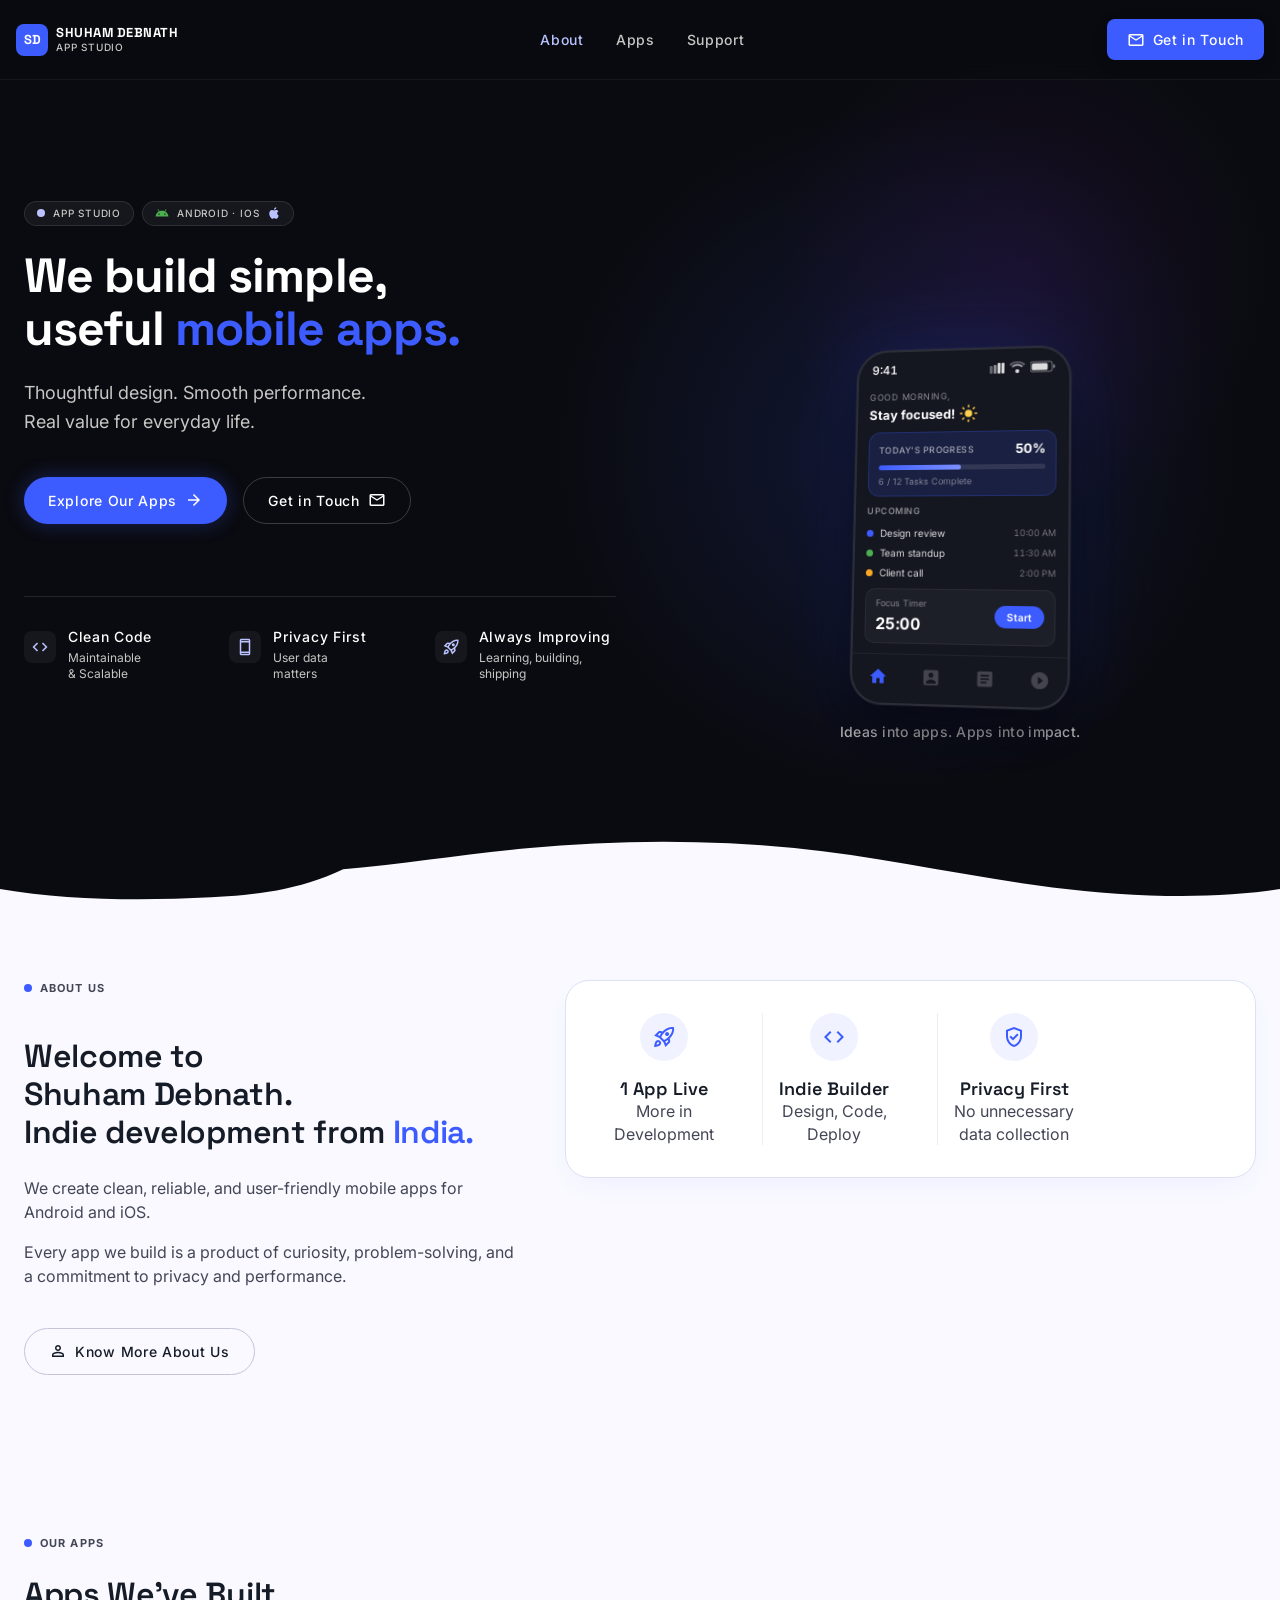
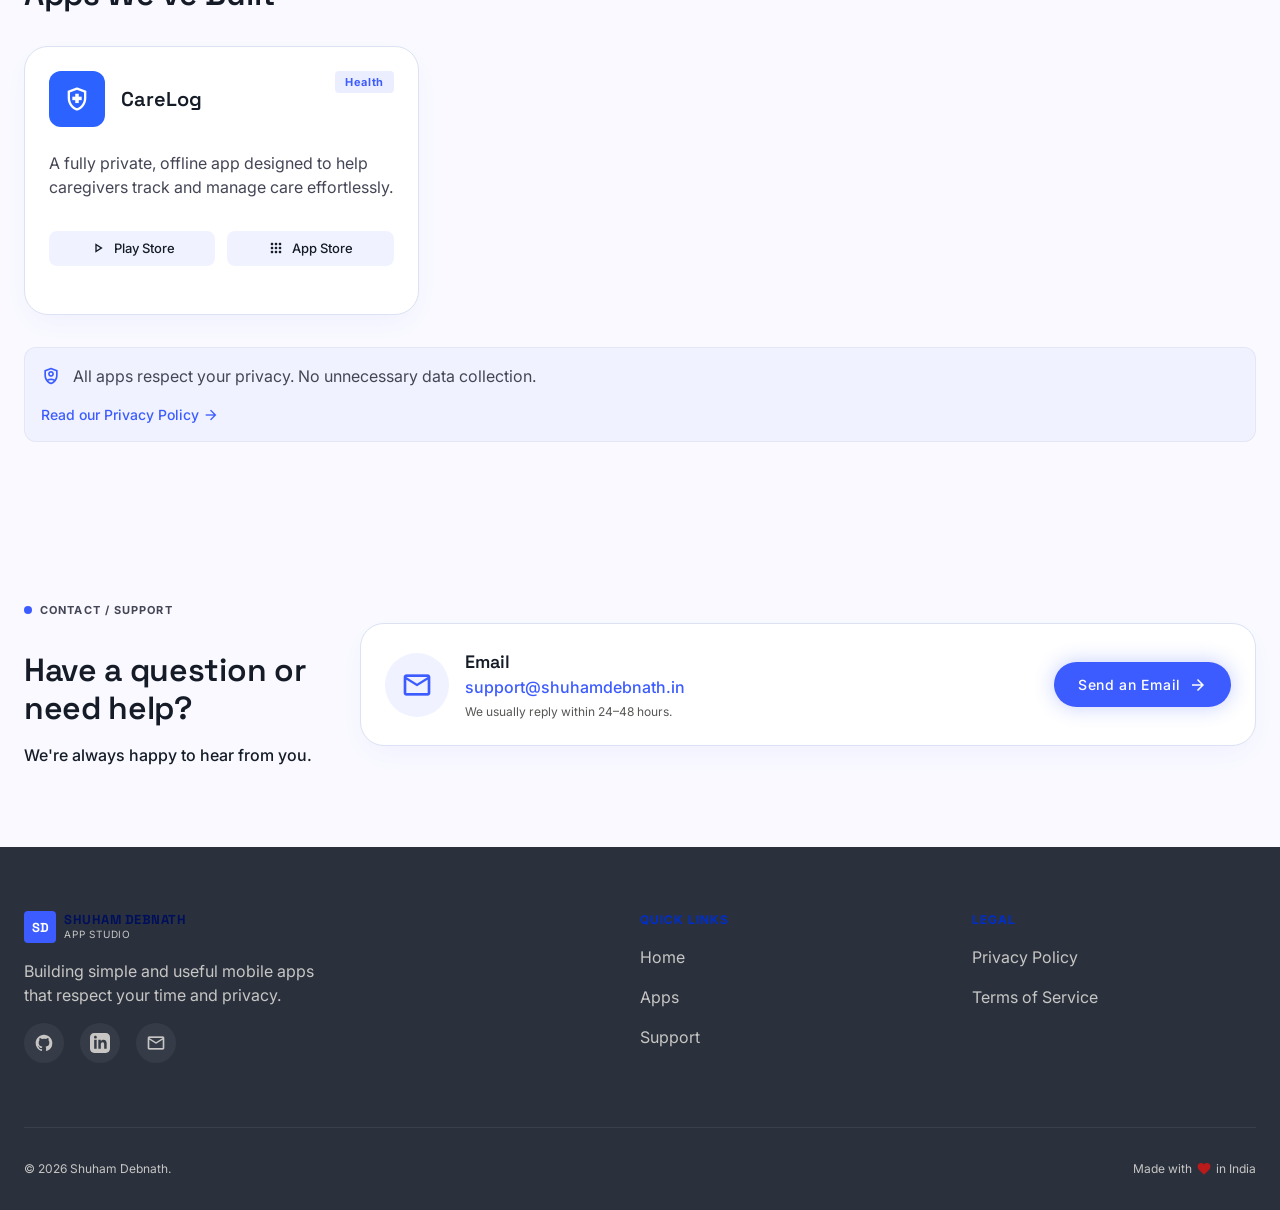
<file: index.html>
<!DOCTYPE html>
<html lang="en">
<head>
  <meta charset="UTF-8">
  <meta name="viewport" content="width=device-width, initial-scale=1.0">
  <title>Shuham Debnath — App Studio</title>
  <meta name="description" content="Shuham Debnath is an app development studio from India building simple, useful apps for Android and iOS. Privacy-first. Clean code.">
  <meta name="author" content="Shuham Debnath">
  <meta property="og:title" content="Shuham Debnath — App Studio">
  <meta property="og:description" content="Building simple, useful mobile apps that respect your time and privacy.">
  <meta property="og:type" content="website">
  <meta property="og:url" content="https://shuhamdebnath.in">
  <meta property="og:image" content="https://shuhamdebnath.in/assets/hero-phone.png">
  <meta name="theme-color" content="#0A0B10">
  <link rel="icon" type="image/svg+xml" href="favicon.svg">
  <link rel="stylesheet" href="styles.css">
</head>
<body>

  <!-- =====================================================
       TOP NAVIGATION
       ===================================================== -->
  <nav class="nav" id="site-nav" role="navigation" aria-label="Main navigation">
    <div class="nav__inner">

      <!-- Logo -->
      <a class="nav__logo" href="#" aria-label="Shuham Debnath – Home">
        <div class="nav__logo-badge" aria-hidden="true">SD</div>
        <div class="nav__logo-text">
          <span class="nav__logo-name">Shuham Debnath</span>
          <span class="nav__logo-role">App Studio</span>
        </div>
      </a>

      <!-- Desktop nav links -->
      <div class="nav__links" role="menubar">
        <a class="nav__link nav__link--active" href="#about" role="menuitem">About</a>
        <a class="nav__link" href="#apps" role="menuitem">Apps</a>
        <a class="nav__link" href="#contact" role="menuitem">Support</a>
      </div>

      <!-- Desktop CTA -->
      <a class="nav__cta" href="#contact" id="nav-cta">
        <span class="material-symbols-outlined" aria-hidden="true" style="font-size:18px;">mail</span>
        Get in Touch
      </a>

      <!-- Mobile hamburger -->
      <button class="nav__hamburger" id="hamburger-btn" aria-label="Open navigation menu" aria-expanded="false" aria-controls="mobile-nav">
        <span class="material-symbols-outlined" id="hamburger-icon" aria-hidden="true">menu</span>
      </button>

    </div>
  </nav>

  <!-- Mobile nav overlay -->
  <div class="mobile-nav" id="mobile-nav" role="dialog" aria-modal="true" aria-label="Mobile navigation">
    <a class="mobile-nav__link" href="#about" id="mnav-about">About</a>
    <a class="mobile-nav__link" href="#apps" id="mnav-apps">Apps</a>
    <a class="mobile-nav__link" href="#contact" id="mnav-support">Support</a>
    <a class="mobile-nav__cta" href="#contact" id="mnav-cta">Get in Touch</a>
  </div>


  <!-- =====================================================
       HERO SECTION
       ===================================================== -->
  <header class="hero" id="hero">
    <!-- Aurora background blobs -->
    <div class="hero__aurora" aria-hidden="true"></div>

    <div class="hero__inner container">

      <!-- Left: Text content -->
      <div class="hero__content fade-in-up">

        <!-- Badge pills -->
        <div class="hero__badges">
          <span class="hero__badge">
            <span class="hero__badge-dot" aria-hidden="true"></span>
            <span class="hero__badge-text">App Studio</span>
          </span>
          <span class="hero__badge">
            <span class="material-symbols-outlined" aria-hidden="true" style="font-size:14px; color:#4CAF50;">android</span>
            <span class="hero__badge-text">Android · iOS</span>
            <!-- Apple silhouette icon -->
            <svg aria-hidden="true" width="14" height="14" viewBox="0 0 24 24" fill="currentColor" style="color:var(--color-primary-fixed-dim); flex-shrink:0; display:block;">
              <path d="M18.71 19.5c-.83 1.24-1.71 2.45-3.05 2.47-1.34.03-1.77-.79-3.29-.79-1.53 0-2 .77-3.27.82-1.31.05-2.3-1.32-3.14-2.53C4.25 17 2.94 12.45 4.7 9.39c.87-1.52 2.43-2.48 4.12-2.51 1.28-.02 2.5.87 3.29.87.78 0 2.26-1.07 3.8-.91.65.03 2.47.26 3.64 1.98-.09.06-2.17 1.28-2.15 3.81.03 3.02 2.65 4.03 2.68 4.04-.03.07-.42 1.44-1.38 2.83M13 3.5c.73-.83 1.94-1.46 2.94-1.5.13 1.17-.34 2.35-1.04 3.19-.69.85-1.83 1.51-2.95 1.42-.15-1.15.41-2.35 1.05-3.11z"/>
            </svg>
          </span>
        </div>

        <!-- H1 -->
        <h1 class="hero__title">
          We build simple,<br>
          useful <span class="hero__title-accent">mobile apps.</span>
        </h1>

        <!-- Subtitle -->
        <p class="hero__subtitle">
          Thoughtful design. Smooth performance.<br>Real value for everyday life.
        </p>

        <!-- CTA buttons -->
        <div class="hero__ctas">
          <a class="btn btn-primary" href="#apps" id="hero-cta-apps">
            Explore Our Apps
            <span class="material-symbols-outlined" aria-hidden="true" style="font-size:18px;">arrow_forward</span>
          </a>
          <a class="btn btn-ghost" href="#contact" id="hero-cta-contact">
            Get in Touch
            <span class="material-symbols-outlined" aria-hidden="true" style="font-size:18px;">mail</span>
          </a>
        </div>

        <!-- Feature pills -->
        <div class="hero__features">
          <div class="hero__feature">
            <div class="hero__feature-icon" aria-hidden="true">
              <span class="material-symbols-outlined" style="font-size:18px;">code</span>
            </div>
            <div>
              <div class="hero__feature-label">Clean Code</div>
              <div class="hero__feature-desc">Maintainable<br>&amp; Scalable</div>
            </div>
          </div>
          <div class="hero__feature">
            <div class="hero__feature-icon" aria-hidden="true">
              <span class="material-symbols-outlined" style="font-size:18px;">smartphone</span>
            </div>
            <div>
              <div class="hero__feature-label">Privacy First</div>
              <div class="hero__feature-desc">User data<br>matters</div>
            </div>
          </div>
          <div class="hero__feature" aria-hidden="true" style="display:none;" id="feature-always-improving">
            <div class="hero__feature-icon">
              <span class="material-symbols-outlined" style="font-size:18px;">rocket_launch</span>
            </div>
            <div>
              <div class="hero__feature-label">Always Improving</div>
              <div class="hero__feature-desc">Learning, building,<br>shipping</div>
            </div>
          </div>
        </div>

      </div><!-- /hero__content -->

      <!-- Right: Phone mockup (HTML/CSS, no raster image) -->
      <div class="hero__visual fade-in-up" style="transition-delay:200ms;" aria-hidden="true">
        <div class="phone-frame" role="img" aria-label="App preview showing task tracking interface">
          <!-- Status bar -->
          <div class="phone-status">
            <span class="phone-status__time">9:41</span>
            <div class="phone-status__icons">
              <svg width="15" height="11" viewBox="0 0 15 11" fill="currentColor"><rect x="0" y="3" width="3" height="8" rx="1" opacity="0.4"/><rect x="4" y="2" width="3" height="9" rx="1" opacity="0.6"/><rect x="8" y="0" width="3" height="11" rx="1"/><rect x="12" y="0" width="3" height="11" rx="1"/></svg>
              <svg width="16" height="12" viewBox="0 0 16 12" fill="currentColor"><path d="M8 1.5C10.6 1.5 13 2.6 14.6 4.4L16 3C14 1.1 11.1 0 8 0S2 1.1 0 3l1.4 1.4C3 2.6 5.4 1.5 8 1.5z" opacity="0.4"/><path d="M8 4.5c1.7 0 3.2.7 4.3 1.8L13.7 5C12.2 3.5 10.2 2.5 8 2.5S3.8 3.5 2.3 5l1.4 1.3C4.8 5.2 6.3 4.5 8 4.5z" opacity="0.7"/><circle cx="8" cy="10" r="2"/></svg>
              <svg width="25" height="12" viewBox="0 0 25 12" fill="currentColor"><rect x="0" y="1" width="22" height="10" rx="2" stroke="currentColor" stroke-width="1" fill="none" opacity="0.5"/><rect x="1.5" y="2.5" width="16" height="7" rx="1.5" fill="currentColor"/><path d="M23 4v4a2 2 0 0 0 0-4z" opacity="0.5"/></svg>
            </div>
          </div>
          <!-- App content -->
          <div class="phone-content">
            <!-- Greeting -->
            <div class="phone-greeting">
              <span class="phone-greeting__sub">Good morning,</span>
              <div class="phone-greeting__main">
                <span>Stay focused!</span>
                <svg width="18" height="18" viewBox="0 0 24 24" fill="#FFD04B" aria-hidden="true"><circle cx="12" cy="12" r="5"/><path d="M12 1v2M12 21v2M4.22 4.22l1.42 1.42M18.36 18.36l1.42 1.42M1 12h2M21 12h2M4.22 19.78l1.42-1.42M18.36 5.64l1.42-1.42" stroke="#FFD04B" stroke-width="2" stroke-linecap="round"/></svg>
              </div>
            </div>
            <!-- Progress card -->
            <div class="phone-card">
              <div class="phone-card__row">
                <span class="phone-card__label">Today's Progress</span>
                <span class="phone-card__pct">50%</span>
              </div>
              <div class="phone-progress">
                <div class="phone-progress__fill"></div>
              </div>
              <div class="phone-card__sub">6 / 12 Tasks Complete</div>
            </div>
            <!-- Upcoming tasks -->
            <div class="phone-section-label">Upcoming</div>
            <div class="phone-tasks">
              <div class="phone-task">
                <span class="phone-task__dot" style="background:#3D5CFF;"></span>
                <span class="phone-task__name">Design review</span>
                <span class="phone-task__time">10:00 AM</span>
              </div>
              <div class="phone-task">
                <span class="phone-task__dot" style="background:#4CAF50;"></span>
                <span class="phone-task__name">Team standup</span>
                <span class="phone-task__time">11:30 AM</span>
              </div>
              <div class="phone-task">
                <span class="phone-task__dot" style="background:#FFA726;"></span>
                <span class="phone-task__name">Client call</span>
                <span class="phone-task__time">2:00 PM</span>
              </div>
            </div>
            <!-- Focus timer -->
            <div class="phone-timer">
              <div>
                <div class="phone-timer__label">Focus Timer</div>
                <div class="phone-timer__value">25:00</div>
              </div>
              <button class="phone-timer__btn" tabindex="-1">Start</button>
            </div>
          </div>
          <!-- Bottom nav -->
          <div class="phone-nav">
            <span class="phone-nav__icon phone-nav__icon--active">
              <svg width="20" height="20" viewBox="0 0 24 24" fill="currentColor"><path d="M10 20v-6h4v6h5v-8h3L12 3 2 12h3v8z"/></svg>
            </span>
            <span class="phone-nav__icon">
              <svg width="20" height="20" viewBox="0 0 24 24" fill="currentColor" opacity="0.5"><path d="M19 3H5a2 2 0 0 0-2 2v14a2 2 0 0 0 2 2h14a2 2 0 0 0 2-2V5a2 2 0 0 0-2-2zm-7 3a3 3 0 1 1 0 6 3 3 0 0 1 0-6zm6 13H6v-.75C6 16 9 14 12 14s6 2 6 3.25V19z"/></svg>
            </span>
            <span class="phone-nav__icon">
              <svg width="20" height="20" viewBox="0 0 24 24" fill="currentColor" opacity="0.5"><path d="M19 3H5c-1.1 0-2 .9-2 2v14c0 1.1.9 2 2 2h14c1.1 0 2-.9 2-2V5c0-1.1-.9-2-2-2zm-5 14H7v-2h7v2zm3-4H7v-2h10v2zm0-4H7V7h10v2z"/></svg>
            </span>
            <span class="phone-nav__icon">
              <svg width="20" height="20" viewBox="0 0 24 24" fill="currentColor" opacity="0.5"><path d="M12 2C6.48 2 2 6.48 2 12s4.48 10 10 10 10-4.48 10-10S17.52 2 12 2zm-2 14.5v-9l6 4.5-6 4.5z"/></svg>
            </span>
          </div>
        </div>
        <!-- Plain caption -->
        <p class="hero__caption">Ideas into apps. Apps into impact.</p>
      </div>

    </div><!-- /hero__inner -->

    <!-- Wave curve transition to main -->
    <div class="section-curve" aria-hidden="true">
      <svg preserveAspectRatio="none" viewBox="0 0 1200 120" xmlns="http://www.w3.org/2000/svg">
        <path class="shape-fill" d="M321.39,56.44c58-10.79,114.16-30.13,172-41.86,82.39-16.72,168.19-17.73,250.45-.39C823.78,31,906.67,72,985.66,92.83c70.05,18.48,146.53,26.09,214.34,3V120H0V95.8C59.71,118.08,130.83,119.93,197.87,112.5C238.45,108.06,279.7,98.92,321.39,56.44Z"/>
      </svg>
    </div>

  </header><!-- /hero -->


  <!-- =====================================================
       MAIN CONTENT
       ===================================================== -->
  <main>

    <!-- =================================================
         ABOUT SECTION
         ================================================= -->
    <section class="about section" id="about" aria-labelledby="about-heading">
      <div class="container">
        <div class="about__grid">

          <!-- Copy -->
          <div class="about__copy fade-in-up">
            <div class="section-label">
              <span class="section-label__dot" aria-hidden="true"></span>
              <span class="section-label__text">About Us</span>
            </div>
            <h2 class="about__title" id="about-heading">
              Welcome to<br>
              Shuham Debnath.<br>
              Indie development from <span class="about__title-accent">India.</span>
            </h2>
            <div class="about__body">
              <p>We create clean, reliable, and user-friendly mobile apps for Android and iOS.</p>
              <p>Every app we build is a product of curiosity, problem-solving, and a commitment to privacy and performance.</p>
            </div>
            <details class="about__more" id="about-learn-more">
              <summary class="btn btn-outline" style="width:fit-content; margin-top:var(--space-2); list-style:none; cursor:pointer;">
                <span class="material-symbols-outlined" aria-hidden="true" style="font-size:18px;">person</span>
                Know More About Us
              </summary>
              <div class="about__more-body">
                <p>We are a passionate team dedicated to building tools that make everyday life simpler and more organised. We take a privacy-first approach — every app we ship stores its data locally on your device unless there's a compelling reason to do otherwise.</p>
                <p>When we're not coding, we're exploring new app ideas, learning about design systems, and figuring out how to make complex things feel effortless. CareLog is our first published app, and it's just the start.</p>
              </div>
            </details>
          </div>

          <!-- Stats card -->
          <div class="fade-in-up" style="transition-delay:150ms;">
            <div class="stats-card">
              <div class="stats-grid fade-stagger">

                <div class="stat-item">
                  <div class="stat-icon">
                    <span class="material-symbols-outlined" aria-hidden="true" style="font-size:24px;">rocket_launch</span>
                  </div>
                  <div>
                    <div class="stat-title">1 App Live</div>
                    <div class="stat-desc">More in<br>Development</div>
                  </div>
                </div>

                <div class="stat-item">
                  <div class="stat-icon">
                    <span class="material-symbols-outlined" aria-hidden="true" style="font-size:24px;">code</span>
                  </div>
                  <div>
                    <div class="stat-title">Indie Builder</div>
                    <div class="stat-desc">Design, Code,<br>Deploy</div>
                  </div>
                </div>

                <div class="stat-item">
                  <div class="stat-icon">
                    <span class="material-symbols-outlined" aria-hidden="true" style="font-size:24px;">verified_user</span>
                  </div>
                  <div>
                    <div class="stat-title">Privacy First</div>
                    <div class="stat-desc">No unnecessary<br>data collection</div>
                  </div>
                </div>

              </div><!-- /stats-grid -->
            </div><!-- /stats-card -->
          </div>

        </div><!-- /about__grid -->
      </div>
    </section>


    <!-- =================================================
         APPS SECTION
         ================================================= -->
    <section class="apps section" id="apps" aria-labelledby="apps-heading">
      <div class="container">

        <div class="apps__header">
          <div class="section-label">
            <span class="section-label__dot" aria-hidden="true"></span>
            <span class="section-label__text">Our Apps</span>
          </div>
          <div class="apps__header-row">
            <h2 class="apps__title" id="apps-heading">Apps We've Built</h2>
          </div>
        </div>

        <!-- App cards grid -->
        <div class="apps__grid fade-stagger">

          <!-- App Card 1: CareLog -->
          <article class="app-card fade-in-up" id="card-carelog">
            <div class="app-card__header">
              <div class="app-card__identity">
                <div class="app-card__icon" style="background:#2C62FF;" aria-hidden="true">
                  <span class="material-symbols-outlined" style="font-size:28px;">health_and_safety</span>
                </div>
                <h3 class="app-card__name">CareLog</h3>
              </div>
              <span class="app-card__badge" style="background:rgba(61,92,255,0.10); color:var(--color-primary-container);">Health</span>
            </div>
            <p class="app-card__desc">
              A fully private, offline app designed to help caregivers track and manage care effortlessly.
            </p>
            <div class="app-card__stores">
              <a class="store-btn" id="carelog-playstore" href="https://play.google.com/store/apps/details?id=com.shuham.carelog" target="_blank" aria-label="CareLog on Play Store">
                <span class="material-symbols-outlined" aria-hidden="true" style="font-size:16px;">play_arrow</span>
                Play Store
              </a>
              <a class="store-btn" id="carelog-appstore" href="https://apps.apple.com/in/app/carelog-caregiver-tracker/id6770110574" target="_blank" aria-label="CareLog on App Store">
                <span class="material-symbols-outlined" aria-hidden="true" style="font-size:16px;">apps</span>
                App Store
              </a>
            </div>
          </article>

        </div><!-- /apps__grid -->

        <!-- Privacy banner -->
        <div class="privacy-banner fade-in-up">
          <div class="privacy-banner__text">
            <span class="material-symbols-outlined" aria-hidden="true" style="color:var(--color-primary-container); font-size:20px; flex-shrink:0;">shield_person</span>
            <span>All apps respect your privacy. No unnecessary data collection.</span>
          </div>
          <a class="privacy-banner__link" href="privacy.html" id="privacy-banner-link">
            Read our Privacy Policy
            <span class="material-symbols-outlined" aria-hidden="true" style="font-size:16px;">arrow_forward</span>
          </a>
        </div>

      </div>
    </section>


    <!-- =================================================
         CONTACT SECTION
         ================================================= -->
    <section class="contact section" id="contact" aria-labelledby="contact-heading">
      <div class="container">
        <div class="contact__grid">

          <!-- Copy -->
          <div class="contact__copy fade-in-up">
            <div class="section-label">
              <span class="section-label__dot" aria-hidden="true"></span>
              <span class="section-label__text">Contact / Support</span>
            </div>
            <h2 class="contact__title" id="contact-heading">
              Have a question or<br>need help?
            </h2>
            <p class="contact__subtitle">We're always happy to hear from you.</p>
          </div>

          <!-- Contact card -->
          <div class="fade-in-up" style="transition-delay:100ms; flex:1;">
            <div class="contact__card">
              <div class="contact__email-block">
                <div class="contact__email-icon" aria-hidden="true">
                  <span class="material-symbols-outlined" style="font-size:32px;">mail</span>
                </div>
                <div>
                  <div class="contact__email-label">Email</div>
                  <a class="contact__email-addr" href="mailto:support@shuhamdebnath.in" id="contact-email-link">support@shuhamdebnath.in</a>
                  <div class="contact__email-note">We usually reply within 24–48 hours.</div>
                </div>
              </div>
              <a class="btn btn-primary" href="mailto:support@shuhamdebnath.in" id="contact-send-email" style="white-space:nowrap;">
                Send an Email
                <span class="material-symbols-outlined" aria-hidden="true" style="font-size:18px;">arrow_forward</span>
              </a>
            </div>
          </div>

        </div><!-- /contact__grid -->
      </div>
    </section>

  </main>


  <!-- =====================================================
       FOOTER
       ===================================================== -->
  <footer class="footer" role="contentinfo">
    <div class="container">

      <div class="footer__main">

        <!-- Brand column -->
        <div class="footer__brand">
          <a class="footer__logo" href="#" aria-label="Shuham Debnath – Home">
            <div class="footer__logo-badge" aria-hidden="true">SD</div>
            <div>
              <div class="footer__logo-name">Shuham Debnath</div>
              <div class="footer__logo-role">App Studio</div>
            </div>
          </a>
          <p class="footer__tagline">
            Building simple and useful mobile apps that respect your time and privacy.
          </p>
          <div class="footer__socials">
            <a class="social-icon" href="https://github.com/ShuhamDebnath" target="_blank" id="footer-github" aria-label="GitHub">
              <svg aria-hidden="true" width="20" height="20" fill="currentColor" viewBox="0 0 24 24">
                <path fill-rule="evenodd" clip-rule="evenodd" d="M12 2C6.477 2 2 6.484 2 12.017c0 4.425 2.865 8.18 6.839 9.504.5.092.682-.217.682-.483 0-.237-.008-.868-.013-1.703-2.782.605-3.369-1.343-3.369-1.343-.454-1.158-1.11-1.466-1.11-1.466-.908-.62.069-.608.069-.608 1.003.07 1.531 1.032 1.531 1.032.892 1.53 2.341 1.088 2.91.832.092-.647.35-1.088.636-1.338-2.22-.253-4.555-1.113-4.555-4.951 0-1.093.39-1.988 1.029-2.688-.103-.253-.446-1.272.098-2.65 0 0 .84-.27 2.75 1.026A9.564 9.564 0 0112 6.844c.85.004 1.705.115 2.504.337 1.909-1.296 2.747-1.027 2.747-1.027.546 1.379.202 2.398.1 2.651.64.7 1.028 1.595 1.028 2.688 0 3.848-2.339 4.695-4.566 4.943.359.309.678.92.678 1.855 0 1.338-.012 2.419-.012 2.747 0 .268.18.58.688.482A10.019 10.019 0 0022 12.017C22 6.484 17.522 2 12 2z"/>
              </svg>
            </a>
            <a class="social-icon" href="https://www.linkedin.com/in/shuham-debnath-74970a292/" target="_blank" id="footer-linkedin" aria-label="LinkedIn">
              <svg aria-hidden="true" width="20" height="20" fill="currentColor" viewBox="0 0 24 24">
                <path fill-rule="evenodd" clip-rule="evenodd" d="M19 0h-14c-2.761 0-5 2.239-5 5v14c0 2.761 2.239 5 5 5h14c2.762 0 5-2.239 5-5v-14c0-2.761-2.238-5-5-5zm-11 19h-3v-11h3v11zm-1.5-12.268c-.966 0-1.75-.79-1.75-1.764s.784-1.764 1.75-1.764 1.75.79 1.75 1.764-.783 1.764-1.75 1.764zm13.5 12.268h-3v-5.604c0-3.368-4-3.113-4 0v5.604h-3v-11h3v1.765c1.396-2.586 7-2.777 7 2.476v6.759z"/>
              </svg>
            </a>
            <a class="social-icon" href="mailto:support@shuhamdebnath.in" id="footer-email" aria-label="Email Shuham">
              <span class="material-symbols-outlined" aria-hidden="true" style="font-size:20px;">mail</span>
            </a>
          </div>
        </div>

        <!-- Quick Links -->
        <nav aria-label="Quick links">
          <div class="footer__col-title">Quick Links</div>
          <div class="footer__links">
            <a class="footer__link" href="#" id="footer-home">Home</a>
            <a class="footer__link" href="#apps" id="footer-apps">Apps</a>
            <a class="footer__link" href="#contact" id="footer-support">Support</a>
          </div>
        </nav>

        <!-- Legal -->
        <nav aria-label="Legal links">
          <div class="footer__col-title">Legal</div>
          <div class="footer__links">
            <a class="footer__link" href="privacy.html" id="footer-privacy">Privacy Policy</a>
            <a class="footer__link" href="terms.html" id="footer-terms">Terms of Service</a>
          </div>
        </nav>

      </div><!-- /footer__main -->

      <!-- Footer bottom bar -->
      <div class="footer__bottom">
        <p class="footer__copyright">© <span id="copyright-year"></span> Shuham Debnath.</p>
        <p class="footer__made-with">
          Made with
          <span class="footer__heart material-symbols-outlined" aria-hidden="true" style="font-size:16px; font-variation-settings:'FILL' 1;">favorite</span>
          in India
        </p>
      </div>

    </div><!-- /container -->
  </footer>

  <script src="script.js"></script>
</body>
</html>
</file>
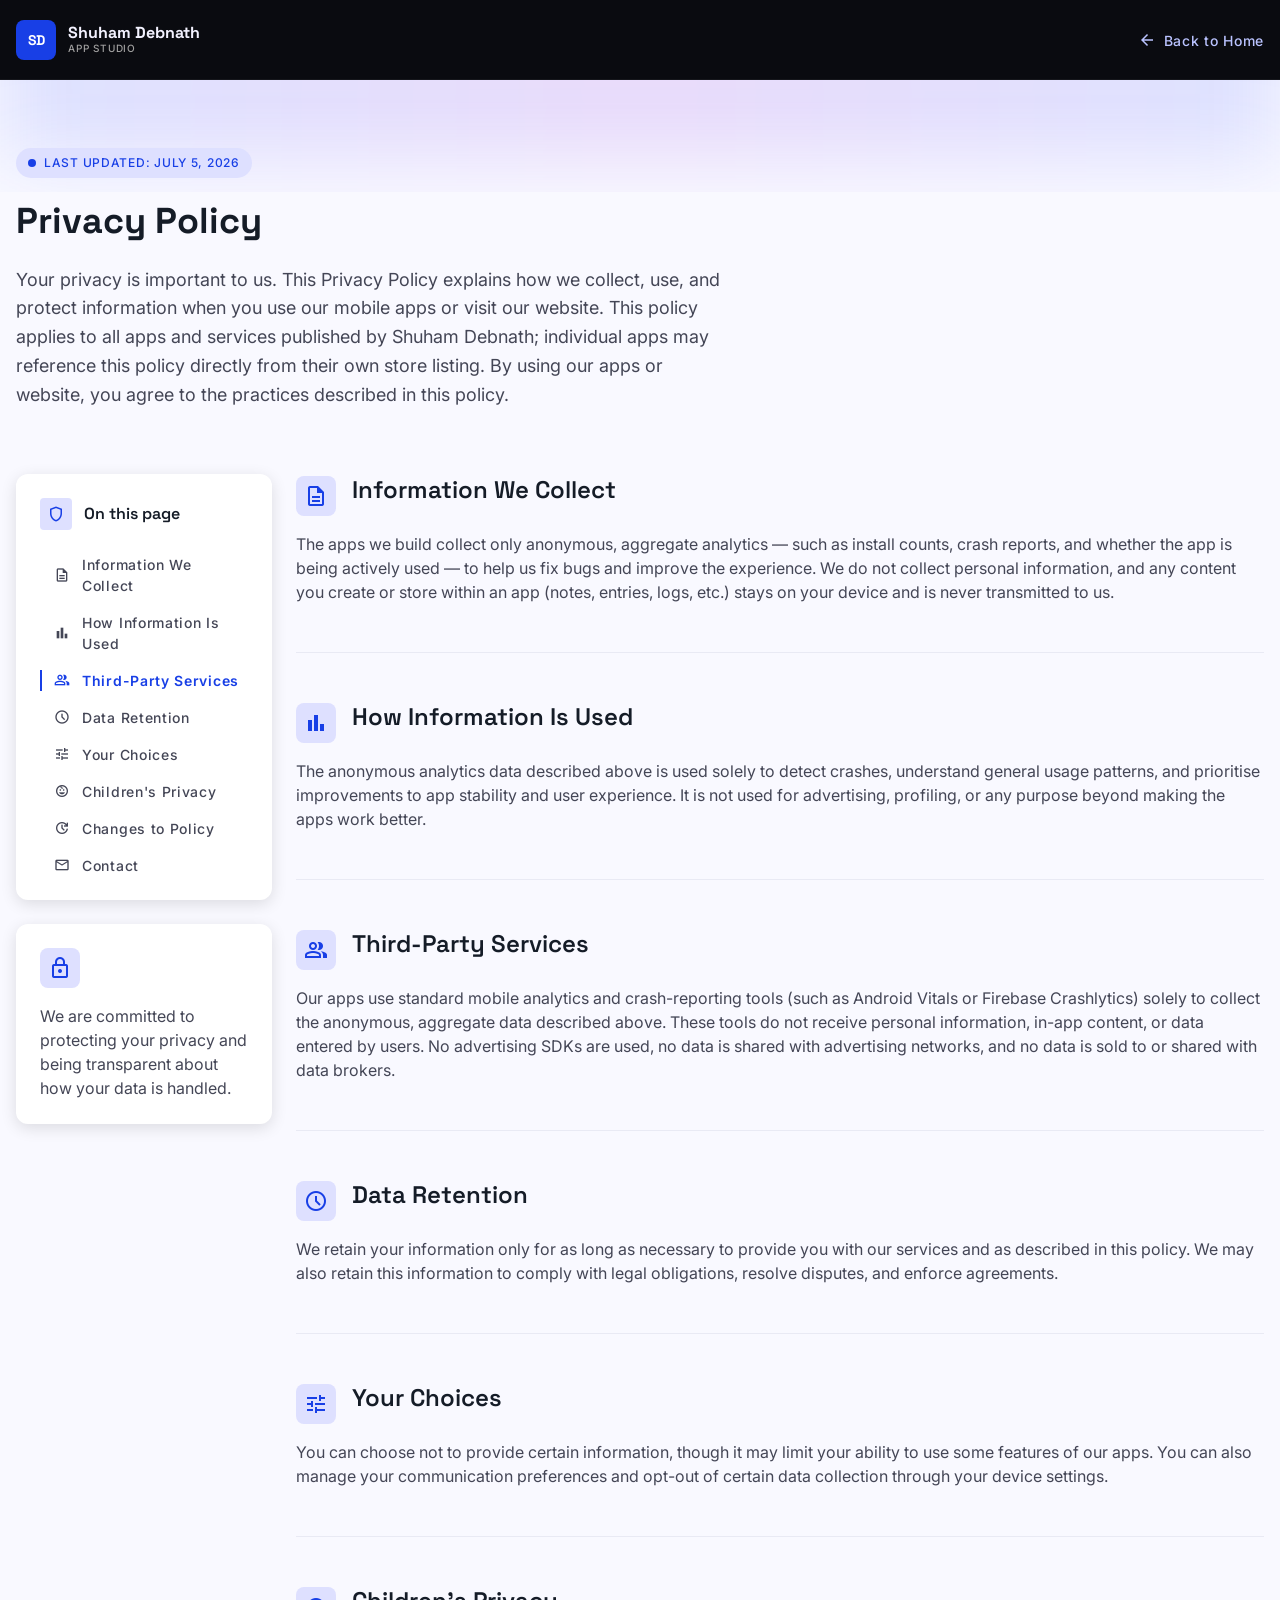
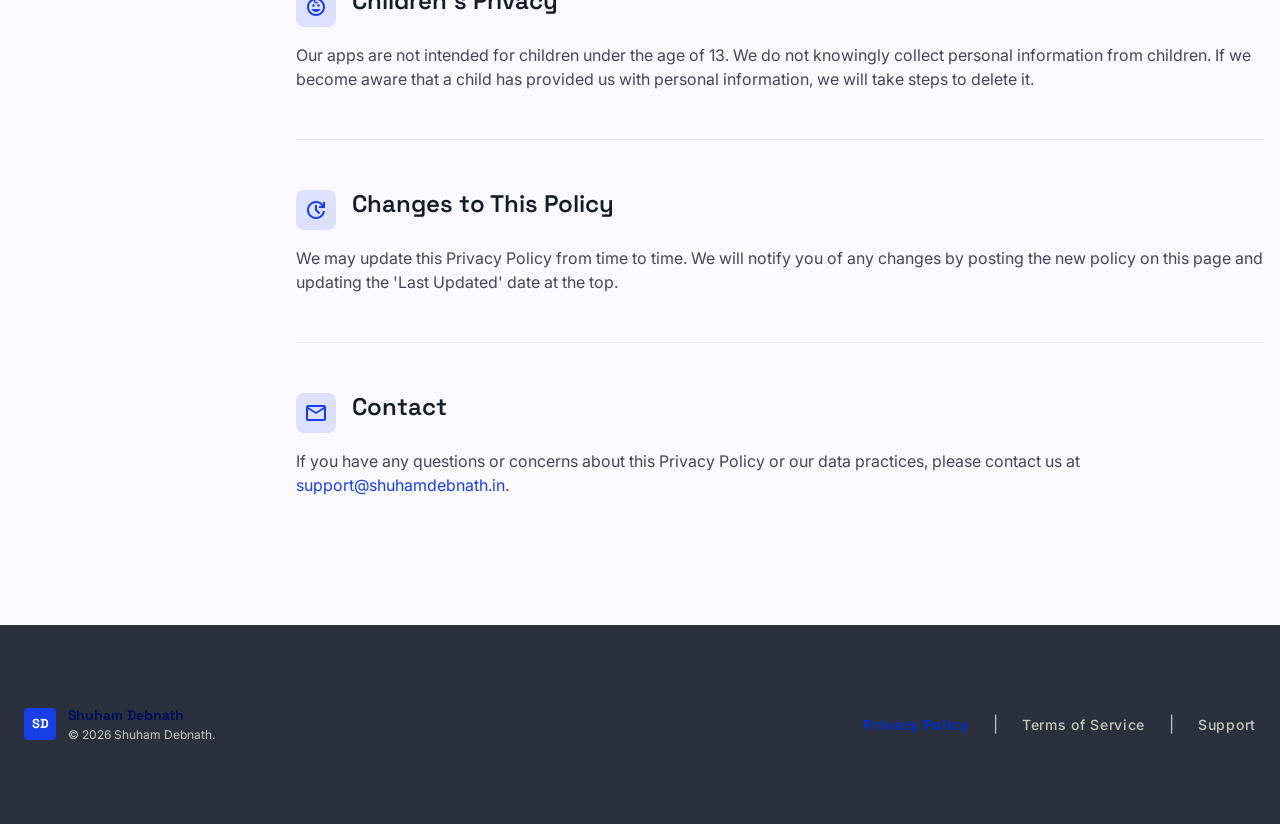
<file: privacy.html>
<!DOCTYPE html>
<html lang="en">
<head>
  <meta charset="UTF-8">
  <meta name="viewport" content="width=device-width, initial-scale=1.0">
  <title>Privacy Policy — Shuham Debnath</title>
  <meta name="description" content="Privacy Policy for Shuham Debnath's mobile apps. Learn how your data is collected, used, and protected.">
  <meta name="author" content="Shuham Debnath">
  <meta property="og:title" content="Privacy Policy — Shuham Debnath">
  <meta property="og:description" content="Privacy Policy for Shuham Debnath's mobile apps.">
  <meta property="og:type" content="website">
  <meta property="og:url" content="https://shuhamdebnath.in/privacy.html">
  <meta property="og:image" content="https://shuhamdebnath.in/assets/hero-phone.png">
  <meta name="theme-color" content="#0A0B10">
  <link rel="icon" type="image/svg+xml" href="favicon.svg">
  <link rel="stylesheet" href="styles.css">
  <style>
    /* Privacy-page layout wrapper */
    body {
      display: flex;
      flex-direction: column;
      min-height: 100vh;
    }

    /* Trust card for mobile */
    .trust-card {
      background: var(--color-surface-container-low);
      border-radius: 20px;
      padding: var(--space-6);
      border: 1px solid rgba(196, 197, 217, 0.20);
      display: flex;
      flex-direction: column;
      gap: var(--space-3);
      margin-bottom: var(--space-10);
    }

    .trust-card__icon {
      color: var(--color-primary);
      font-size: 32px !important;
    }

    .trust-card__text {
      font-style: italic;
      color: var(--color-on-surface);
      font-size: var(--text-size-body-md);
      line-height: var(--text-lh-body-md);
    }
  </style>
</head>
<body>

  <!-- =====================================================
       LEGAL NAV
       ===================================================== -->
  <header class="legal-nav" role="banner">
    <div class="legal-nav__inner">

      <!-- Brand -->
      <div class="legal-nav__brand">
        <div class="legal-nav__badge" aria-hidden="true">SD</div>
        <div>
          <div class="legal-nav__name">Shuham Debnath</div>
          <div class="legal-nav__role">App Studio</div>
        </div>
      </div>

      <!-- Back to home -->
      <a class="legal-nav__back" href="index.html" id="back-to-home">
        <span class="material-symbols-outlined" aria-hidden="true" style="font-size:18px;">arrow_back</span>
        Back to Home
      </a>

    </div>
  </header>

  <!-- Aurora accent -->
  <div class="legal-aurora" aria-hidden="true">
    <div class="legal-aurora__gradient"></div>
  </div>

  <!-- =====================================================
       MAIN CONTENT
       ===================================================== -->
  <main class="legal-main" role="main">

    <!-- Page header -->
    <div class="legal-header">
      <div class="legal-chip">
        <span class="legal-chip__dot" aria-hidden="true"></span>
        <span class="legal-chip__text">Last Updated: July 5, 2026</span>
      </div>
      <h1 class="legal-page-title">Privacy Policy</h1>
      <p class="legal-intro">
        Your privacy is important to us. This Privacy Policy explains how we collect, use, and protect information when you use our mobile apps or visit our website. This policy applies to all apps and services published by Shuham Debnath; individual apps may reference this policy directly from their own store listing. By using our apps or website, you agree to the practices described in this policy.
      </p>
    </div>

    <!-- Mobile TOC chip row (hidden at ≥768px via CSS) -->
    <nav class="toc-chips" aria-label="Jump to section" id="privacy-toc-chips">
      <div class="toc-chips__inner">
        <a class="toc-chip toc-chip--active" href="#info-collect" id="chip-info-collect">Information We Collect</a>
        <a class="toc-chip toc-chip--inactive" href="#info-used" id="chip-info-used">How Information Is Used</a>
        <a class="toc-chip toc-chip--inactive" href="#third-party" id="chip-third-party">Third-Party Services</a>
        <a class="toc-chip toc-chip--inactive" href="#retention" id="chip-retention">Data Retention</a>
        <a class="toc-chip toc-chip--inactive" href="#choices" id="chip-choices">Your Choices</a>
        <a class="toc-chip toc-chip--inactive" href="#children" id="chip-children">Children's Privacy</a>
        <a class="toc-chip toc-chip--inactive" href="#changes" id="chip-changes">Changes to Policy</a>
        <a class="toc-chip toc-chip--inactive" href="#contact" id="chip-contact">Contact</a>
      </div>
    </nav>

    <!-- Mobile trust card (hidden via sidebar on desktop) -->
    <div class="trust-card" id="mobile-trust-card" style="display:none; /* shown via JS on mobile */">
      <span class="material-symbols-outlined trust-card__icon" aria-hidden="true">verified_user</span>
      <p class="trust-card__text">
        "We are committed to protecting your privacy and ensuring your data is handled transparently and securely. We do not sell your personal data."
      </p>
    </div>

    <!-- Two-column body: sidebar + content -->
    <div class="legal-body">

      <!-- Sidebar TOC (shown at ≥768px via CSS) -->
      <aside class="legal-sidebar" aria-label="Table of contents">
        <div class="legal-sidebar__sticky">

          <!-- TOC card -->
          <div class="toc-card">
            <div class="toc-card__header">
              <div class="toc-card__icon" aria-hidden="true">
                <span class="material-symbols-outlined" style="font-size:18px;">shield</span>
              </div>
              <div class="toc-card__title">On this page</div>
            </div>
            <nav class="toc-nav" id="privacy-toc-nav" aria-label="Privacy policy sections">
              <a class="toc-link" href="#info-collect" id="toc-info-collect">
                <span class="material-symbols-outlined" aria-hidden="true" style="font-size:16px;">description</span>
                Information We Collect
              </a>
              <a class="toc-link" href="#info-used" id="toc-info-used">
                <span class="material-symbols-outlined" aria-hidden="true" style="font-size:16px;">bar_chart</span>
                How Information Is Used
              </a>
              <a class="toc-link" href="#third-party" id="toc-third-party">
                <span class="material-symbols-outlined" aria-hidden="true" style="font-size:16px;">group</span>
                Third-Party Services
              </a>
              <a class="toc-link" href="#retention" id="toc-retention">
                <span class="material-symbols-outlined" aria-hidden="true" style="font-size:16px;">schedule</span>
                Data Retention
              </a>
              <a class="toc-link" href="#choices" id="toc-choices">
                <span class="material-symbols-outlined" aria-hidden="true" style="font-size:16px;">tune</span>
                Your Choices
              </a>
              <a class="toc-link" href="#children" id="toc-children">
                <span class="material-symbols-outlined" aria-hidden="true" style="font-size:16px;">child_care</span>
                Children's Privacy
              </a>
              <a class="toc-link" href="#changes" id="toc-changes">
                <span class="material-symbols-outlined" aria-hidden="true" style="font-size:16px;">update</span>
                Changes to Policy
              </a>
              <a class="toc-link" href="#contact" id="toc-contact">
                <span class="material-symbols-outlined" aria-hidden="true" style="font-size:16px;">mail</span>
                Contact
              </a>
            </nav>
          </div>

          <!-- Commitment card -->
          <div class="commitment-card">
            <div class="commitment-card__icon" aria-hidden="true">
              <span class="material-symbols-outlined">lock</span>
            </div>
            <p class="commitment-card__text">
              We are committed to protecting your privacy and being transparent about how your data is handled.
            </p>
          </div>

        </div>
      </aside>

      <!-- Main content area -->
      <div class="legal-content" role="main" aria-label="Privacy policy content">

        <!-- Section 1: Information We Collect -->
        <section class="legal-section" id="info-collect" aria-labelledby="heading-info-collect">
          <div class="legal-section__header">
            <div class="legal-section__icon" aria-hidden="true">
              <span class="material-symbols-outlined">description</span>
            </div>
            <div>
              <h2 class="legal-section__title" id="heading-info-collect">Information We Collect</h2>
            </div>
          </div>
          <div class="legal-section__body">
            <p>The apps we build collect only anonymous, aggregate analytics — such as install counts, crash reports, and whether the app is being actively used — to help us fix bugs and improve the experience. We do not collect personal information, and any content you create or store within an app (notes, entries, logs, etc.) stays on your device and is never transmitted to us.</p>
          </div>
        </section>

        <hr class="legal-divider" aria-hidden="true">

        <!-- Section 2: How Information Is Used -->
        <section class="legal-section" id="info-used" aria-labelledby="heading-info-used">
          <div class="legal-section__header">
            <div class="legal-section__icon" aria-hidden="true">
              <span class="material-symbols-outlined">bar_chart</span>
            </div>
            <div>
              <h2 class="legal-section__title" id="heading-info-used">How Information Is Used</h2>
            </div>
          </div>
          <div class="legal-section__body">
            <p>The anonymous analytics data described above is used solely to detect crashes, understand general usage patterns, and prioritise improvements to app stability and user experience. It is not used for advertising, profiling, or any purpose beyond making the apps work better.</p>
          </div>
        </section>

        <hr class="legal-divider" aria-hidden="true">

        <!-- Section 3: Third-Party Services -->
        <section class="legal-section" id="third-party" aria-labelledby="heading-third-party">
          <div class="legal-section__header">
            <div class="legal-section__icon" aria-hidden="true">
              <span class="material-symbols-outlined">group</span>
            </div>
            <div>
              <h2 class="legal-section__title" id="heading-third-party">Third-Party Services</h2>
            </div>
          </div>
          <div class="legal-section__body">
            <p>Our apps use standard mobile analytics and crash-reporting tools (such as Android Vitals or Firebase Crashlytics) solely to collect the anonymous, aggregate data described above. These tools do not receive personal information, in-app content, or data entered by users. No advertising SDKs are used, no data is shared with advertising networks, and no data is sold to or shared with data brokers.</p>
          </div>
        </section>

        <hr class="legal-divider" aria-hidden="true">

        <!-- Section 4: Data Retention -->
        <section class="legal-section" id="retention" aria-labelledby="heading-retention">
          <div class="legal-section__header">
            <div class="legal-section__icon" aria-hidden="true">
              <span class="material-symbols-outlined">schedule</span>
            </div>
            <div>
              <h2 class="legal-section__title" id="heading-retention">Data Retention</h2>
            </div>
          </div>
          <div class="legal-section__body">
            <p>We retain your information only for as long as necessary to provide you with our services and as described in this policy. We may also retain this information to comply with legal obligations, resolve disputes, and enforce agreements.</p>
          </div>
        </section>

        <hr class="legal-divider" aria-hidden="true">

        <!-- Section 5: Your Choices -->
        <section class="legal-section" id="choices" aria-labelledby="heading-choices">
          <div class="legal-section__header">
            <div class="legal-section__icon" aria-hidden="true">
              <span class="material-symbols-outlined">tune</span>
            </div>
            <div>
              <h2 class="legal-section__title" id="heading-choices">Your Choices</h2>
            </div>
          </div>
          <div class="legal-section__body">
            <p>You can choose not to provide certain information, though it may limit your ability to use some features of our apps. You can also manage your communication preferences and opt-out of certain data collection through your device settings.</p>
          </div>
        </section>

        <hr class="legal-divider" aria-hidden="true">

        <!-- Section 6: Children's Privacy -->
        <section class="legal-section" id="children" aria-labelledby="heading-children">
          <div class="legal-section__header">
            <div class="legal-section__icon" aria-hidden="true">
              <span class="material-symbols-outlined">child_care</span>
            </div>
            <div>
              <h2 class="legal-section__title" id="heading-children">Children's Privacy</h2>
            </div>
          </div>
          <div class="legal-section__body">
            <p>Our apps are not intended for children under the age of 13. We do not knowingly collect personal information from children. If we become aware that a child has provided us with personal information, we will take steps to delete it.</p>
          </div>
        </section>

        <hr class="legal-divider" aria-hidden="true">

        <!-- Section 7: Changes to This Policy -->
        <section class="legal-section" id="changes" aria-labelledby="heading-changes">
          <div class="legal-section__header">
            <div class="legal-section__icon" aria-hidden="true">
              <span class="material-symbols-outlined">update</span>
            </div>
            <div>
              <h2 class="legal-section__title" id="heading-changes">Changes to This Policy</h2>
            </div>
          </div>
          <div class="legal-section__body">
            <p>We may update this Privacy Policy from time to time. We will notify you of any changes by posting the new policy on this page and updating the 'Last Updated' date at the top.</p>
          </div>
        </section>

        <hr class="legal-divider" aria-hidden="true">

        <!-- Section 8: Contact -->
        <section class="legal-section" id="contact" aria-labelledby="heading-contact">
          <div class="legal-section__header">
            <div class="legal-section__icon" aria-hidden="true">
              <span class="material-symbols-outlined">mail</span>
            </div>
            <div>
              <h2 class="legal-section__title" id="heading-contact">Contact</h2>
            </div>
          </div>
          <div class="legal-section__body">
            <p>If you have any questions or concerns about this Privacy Policy or our data practices, please contact us at <a href="mailto:support@shuhamdebnath.in" id="privacy-contact-link">support@shuhamdebnath.in</a>.</p>
          </div>
        </section>

      </div><!-- /legal-content -->

    </div><!-- /legal-body -->

  </main>


  <!-- =====================================================
       FOOTER
       ===================================================== -->
  <footer class="legal-footer" role="contentinfo">
    <div class="legal-footer__inner container">

      <div class="legal-footer__brand">
        <div style="width:32px;height:32px;border-radius:var(--radius-sm);background:var(--color-primary);display:flex;align-items:center;justify-content:center;color:#fff;font-family:var(--font-display);font-size:13px;font-weight:700;" aria-hidden="true">SD</div>
        <div>
          <div style="font-family:var(--font-display);font-size:14px;font-weight:700;color:var(--color-on-primary-fixed);">Shuham Debnath</div>
          <div class="legal-footer__copyright">© <span id="copyright-year"></span> Shuham Debnath.</div>
        </div>
      </div>

      <nav class="legal-footer__nav" aria-label="Legal footer navigation">
        <a class="legal-footer__nav-link legal-footer__nav-link--active" href="privacy.html" id="footer-privacy-link">Privacy Policy</a>
        <span class="legal-footer__sep" aria-hidden="true">|</span>
        <a class="legal-footer__nav-link" href="terms.html" id="footer-terms-link">Terms of Service</a>
        <span class="legal-footer__sep" aria-hidden="true">|</span>
        <a class="legal-footer__nav-link" href="mailto:support@shuhamdebnath.in" id="footer-support-link">Support</a>
      </nav>

    </div>
  </footer>

  <script src="script.js"></script>
</body>
</html>
</file>
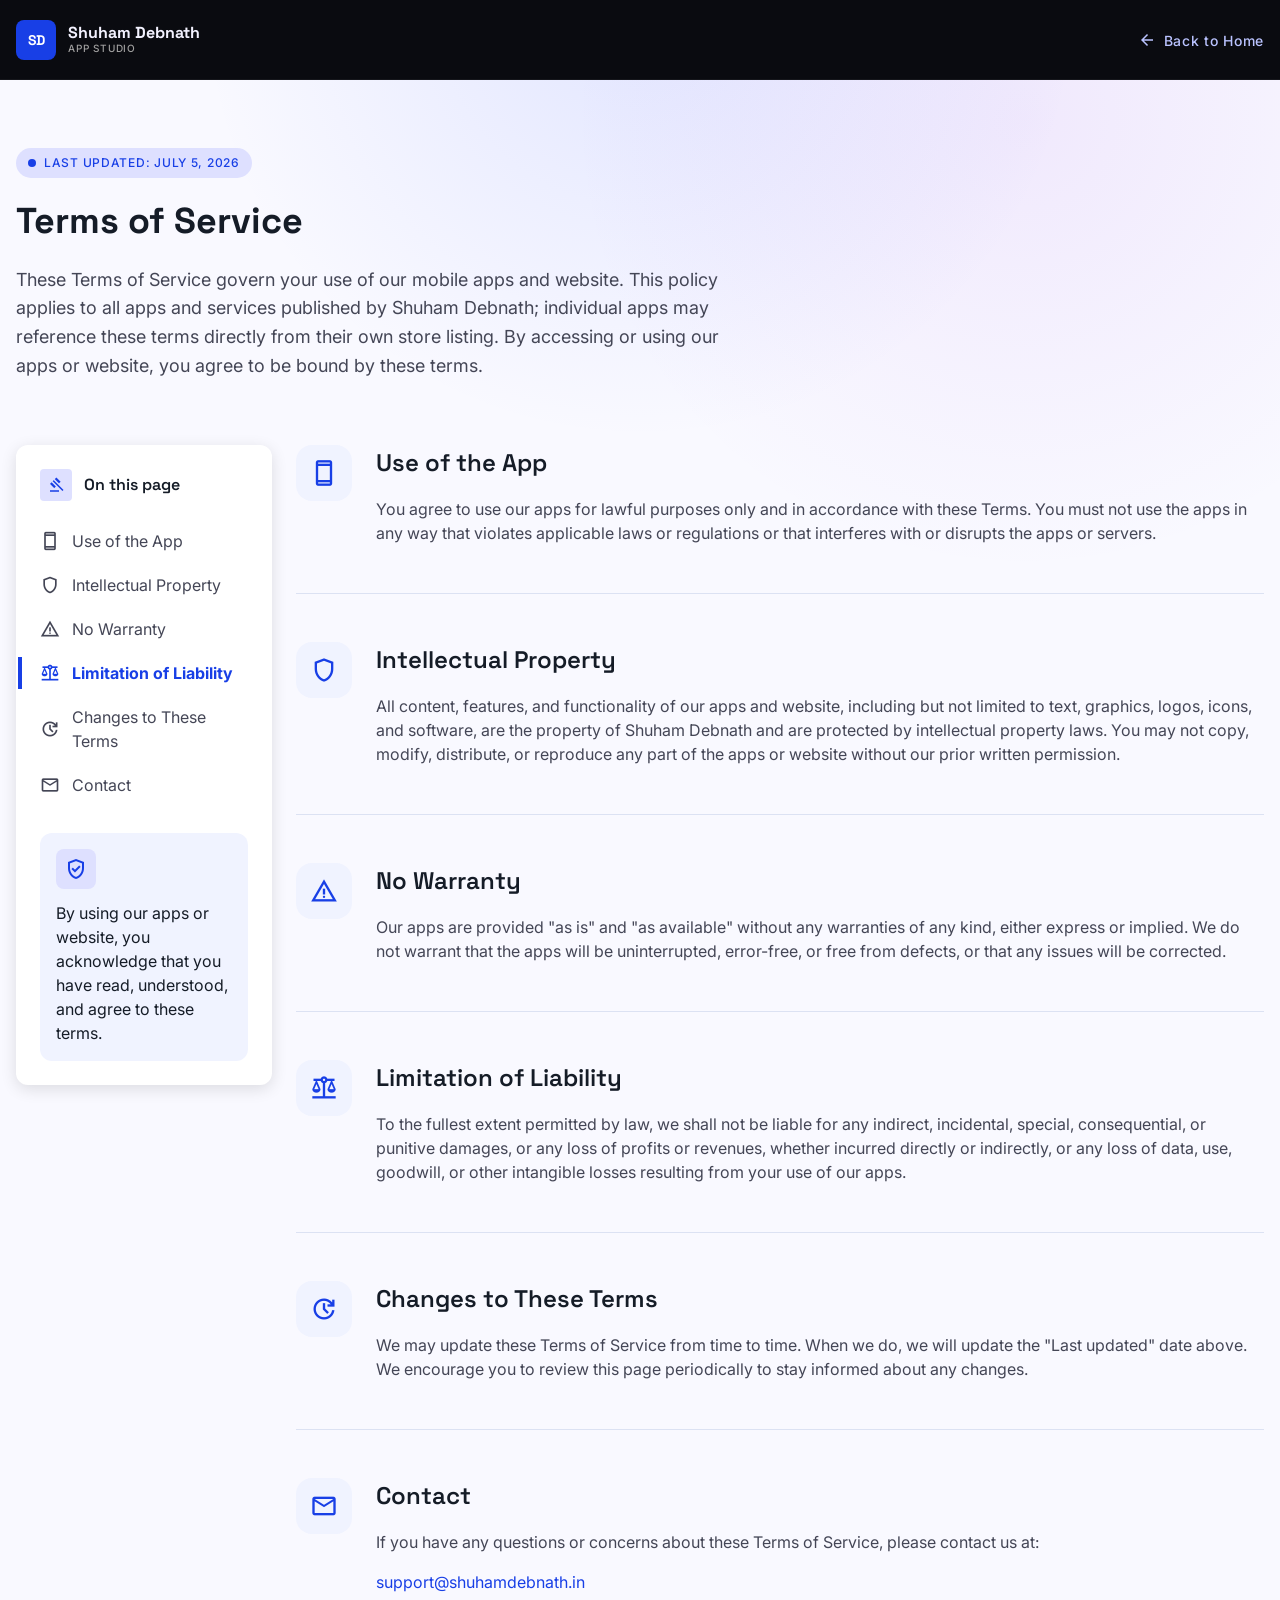
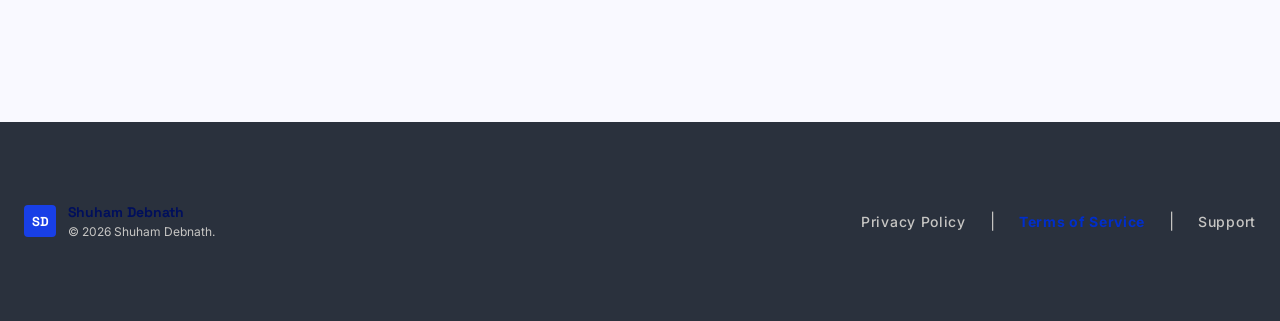
<file: terms.html>
<!DOCTYPE html>
<html lang="en">
<head>
  <meta charset="UTF-8">
  <meta name="viewport" content="width=device-width, initial-scale=1.0">
  <title>Terms of Service — Shuham Debnath</title>
  <meta name="description" content="Terms of Service for Shuham Debnath's mobile apps and website. Read the terms governing your use of these services.">
  <meta name="author" content="Shuham Debnath">
  <meta property="og:title" content="Terms of Service — Shuham Debnath">
  <meta property="og:description" content="Terms of Service for Shuham Debnath's mobile apps.">
  <meta property="og:type" content="website">
  <meta property="og:url" content="https://shuhamdebnath.in/terms.html">
  <meta property="og:image" content="https://shuhamdebnath.in/assets/hero-phone.png">
  <meta name="theme-color" content="#0A0B10">
  <link rel="icon" type="image/svg+xml" href="favicon.svg">
  <link rel="stylesheet" href="styles.css">
  <style>
    body {
      display: flex;
      flex-direction: column;
      min-height: 100vh;
    }

    /* Terms-specific aurora bg (light, behind main content) */
    .terms-aurora-bg {
      position: absolute;
      top: 0;
      left: 0;
      width: 100%;
      height: 600px;
      z-index: -1;
      pointer-events: none;
      background:
        radial-gradient(circle at 50% 0%, rgba(61, 92, 255, 0.12) 0%, transparent 50%),
        radial-gradient(circle at 80% 20%, rgba(138, 43, 226, 0.08) 0%, transparent 40%);
    }

    /* Terms agreement card (mobile trust card) */
    .agreement-card {
      background: var(--color-surface-container-lowest);
      border-radius: 20px;
      padding: var(--space-6);
      box-shadow: var(--shadow-card);
      border: 1px solid var(--color-surface-container-high);
      position: relative;
      overflow: hidden;
      margin-bottom: var(--space-8);
    }

    .agreement-card__glow {
      position: absolute;
      top: 0;
      right: 0;
      width: 128px;
      height: 128px;
      background: rgba(186, 195, 255, 0.30);
      border-radius: 50%;
      filter: blur(32px);
      transform: translate(50%, -50%);
      pointer-events: none;
    }

    .agreement-card__icon {
      width: 48px;
      height: 48px;
      border-radius: var(--radius-md);
      background: var(--color-surface-container);
      display: flex;
      align-items: center;
      justify-content: center;
      color: var(--color-primary-container);
      margin-bottom: var(--space-4);
      position: relative;
      z-index: 1;
    }

    .agreement-card__title {
      font-family: var(--font-display);
      font-size: var(--text-size-headline-md);
      font-weight: 600;
      color: var(--color-on-surface);
      margin-bottom: var(--space-2);
      position: relative;
      z-index: 1;
    }

    .agreement-card__body {
      font-size: var(--text-size-body-md);
      color: var(--color-on-surface-variant);
      line-height: var(--text-lh-body-md);
      position: relative;
      z-index: 1;
    }

    /* Terms content sections have border-bottom dividers */
    .terms-section {
      scroll-margin-top: calc(var(--nav-height-mobile) + var(--space-8));
      padding-bottom: var(--space-12);
      border-bottom: 1px solid var(--color-surface-container-highest);
      margin-bottom: var(--space-12);
    }

    .terms-section:last-child {
      border-bottom: none;
      padding-bottom: 0;
    }

    .terms-section__inner {
      display: flex;
      align-items: flex-start;
      gap: var(--space-6);
    }

    .terms-section__icon {
      width: 56px;
      height: 56px;
      border-radius: var(--radius-lg);
      background: var(--color-surface-container-low);
      display: flex;
      align-items: center;
      justify-content: center;
      color: var(--color-primary);
      flex-shrink: 0;
    }

    .terms-section__body {
      flex: 1;
    }

    .terms-section__title {
      font-family: var(--font-display);
      font-size: var(--text-size-headline-md);
      font-weight: 600;
      color: var(--color-on-background);
      margin-bottom: var(--space-4);
    }

    .terms-section__text {
      font-size: var(--text-size-body-md);
      line-height: var(--text-lh-body-md);
      color: var(--color-on-surface-variant);
      display: flex;
      flex-direction: column;
      gap: var(--space-4);
    }

    .terms-section__text a {
      color: var(--color-primary);
    }

    .terms-section__text a:hover {
      text-decoration: underline;
    }

    /* Terms sidebar acknowledgment card */
    .terms-ack-card {
      background: var(--color-surface-container-low);
      border-radius: var(--radius-md);
      padding: var(--space-4);
      margin-top: var(--space-8);
    }

    .terms-ack-icon {
      width: 40px;
      height: 40px;
      border-radius: var(--radius-base);
      background: var(--color-primary-fixed);
      display: flex;
      align-items: center;
      justify-content: center;
      color: var(--color-primary);
      margin-bottom: var(--space-3);
    }

    .terms-ack-text {
      font-size: var(--text-size-body-md);
      color: var(--color-on-surface);
      line-height: var(--text-lh-body-md);
    }
  </style>
</head>
<body>

  <!-- Terms aurora bg -->
  <div class="terms-aurora-bg" aria-hidden="true"></div>

  <!-- =====================================================
       LEGAL NAV
       ===================================================== -->
  <header class="legal-nav" role="banner">
    <div class="legal-nav__inner">

      <!-- Brand -->
      <div class="legal-nav__brand">
        <div class="legal-nav__badge" aria-hidden="true">SD</div>
        <div>
          <div class="legal-nav__name">Shuham Debnath</div>
          <div class="legal-nav__role">App Studio</div>
        </div>
      </div>

      <!-- Back to home -->
      <a class="legal-nav__back" href="index.html" id="back-to-home">
        <span class="material-symbols-outlined" aria-hidden="true" style="font-size:18px;">arrow_back</span>
        Back to Home
      </a>

    </div>
  </header>

  <!-- =====================================================
       MAIN CONTENT
       ===================================================== -->
  <main class="legal-main" role="main">

    <!-- Page header -->
    <div class="legal-header">
      <div class="legal-chip">
        <span class="legal-chip__dot" aria-hidden="true"></span>
        <span class="legal-chip__text">Last Updated: July 5, 2026</span>
      </div>
      <h1 class="legal-page-title">Terms of Service</h1>
      <p class="legal-intro">
        These Terms of Service govern your use of our mobile apps and website. This policy applies to all apps and services published by Shuham Debnath; individual apps may reference these terms directly from their own store listing.
        By accessing or using our apps or website, you agree to be bound by these terms.
      </p>
    </div>

    <!-- Mobile TOC chip row (hidden at ≥768px via CSS) -->
    <nav class="toc-chips" aria-label="Jump to section" id="terms-toc-chips">
      <div class="toc-chips__inner">
        <a class="toc-chip toc-chip--active" href="#use" id="chip-use">Use of the App</a>
        <a class="toc-chip toc-chip--inactive" href="#ip" id="chip-ip">Intellectual Property</a>
        <a class="toc-chip toc-chip--inactive" href="#warranty" id="chip-warranty">No Warranty</a>
        <a class="toc-chip toc-chip--inactive" href="#liability" id="chip-liability">Limitation of Liability</a>
        <a class="toc-chip toc-chip--inactive" href="#changes" id="chip-changes">Changes to These Terms</a>
        <a class="toc-chip toc-chip--inactive" href="#contact" id="chip-contact">Contact</a>
      </div>
    </nav>

    <!-- Mobile agreement card (hidden at ≥768px) -->
    <div class="agreement-card" id="mobile-agreement-card">
      <div class="agreement-card__glow" aria-hidden="true"></div>
      <div class="agreement-card__icon" aria-hidden="true">
        <span class="material-symbols-outlined" style="font-size:24px;">gavel</span>
      </div>
      <div class="agreement-card__title">Agreement to Terms</div>
      <p class="agreement-card__body">
        By using our apps or website, you agree to these Terms of Service. If you disagree with any part of the terms, you may not access the service.
      </p>
    </div>

    <!-- Two-column body -->
    <div class="legal-body">

      <!-- Sidebar TOC (shown at ≥768px via CSS) -->
      <aside class="legal-sidebar" aria-label="Table of contents">
        <div class="legal-sidebar__sticky">

          <div class="toc-card">
            <div class="toc-card__header">
              <div class="toc-card__icon" aria-hidden="true">
                <span class="material-symbols-outlined" style="font-size:18px;">gavel</span>
              </div>
              <div class="toc-card__title">On this page</div>
            </div>
            <nav class="toc-nav" id="terms-toc-nav" aria-label="Terms of service sections" style="gap:var(--space-3);">
              <a class="toc-link-terms" href="#use" id="toc-use">
                <span class="material-symbols-outlined" aria-hidden="true" style="font-size:20px;">smartphone</span>
                Use of the App
              </a>
              <a class="toc-link-terms" href="#ip" id="toc-ip">
                <span class="material-symbols-outlined" aria-hidden="true" style="font-size:20px;">shield</span>
                Intellectual Property
              </a>
              <a class="toc-link-terms" href="#warranty" id="toc-warranty">
                <span class="material-symbols-outlined" aria-hidden="true" style="font-size:20px;">warning</span>
                No Warranty
              </a>
              <a class="toc-link-terms" href="#liability" id="toc-liability">
                <span class="material-symbols-outlined" aria-hidden="true" style="font-size:20px;">balance</span>
                Limitation of Liability
              </a>
              <a class="toc-link-terms" href="#changes" id="toc-changes">
                <span class="material-symbols-outlined" aria-hidden="true" style="font-size:20px;">update</span>
                Changes to These Terms
              </a>
              <a class="toc-link-terms" href="#contact" id="toc-contact">
                <span class="material-symbols-outlined" aria-hidden="true" style="font-size:20px;">mail</span>
                Contact
              </a>
            </nav>

            <!-- Acknowledgment card inside sidebar -->
            <div class="terms-ack-card">
              <div class="terms-ack-icon" aria-hidden="true">
                <span class="material-symbols-outlined">verified_user</span>
              </div>
              <p class="terms-ack-text">
                By using our apps or website, you acknowledge that you have read, understood, and agree to these terms.
              </p>
            </div>

          </div>
        </div>
      </aside>

      <!-- Main content area -->
      <div class="legal-content" aria-label="Terms of service content">

        <!-- Section 1: Use of the App -->
        <section class="terms-section" id="use" aria-labelledby="heading-use">
          <div class="terms-section__inner">
            <div class="terms-section__icon" aria-hidden="true">
              <span class="material-symbols-outlined" style="font-size:28px;">smartphone</span>
            </div>
            <div class="terms-section__body">
              <h2 class="terms-section__title" id="heading-use">Use of the App</h2>
              <div class="terms-section__text">
                <p>You agree to use our apps for lawful purposes only and in accordance with these Terms. You must not use the apps in any way that violates applicable laws or regulations or that interferes with or disrupts the apps or servers.</p>
              </div>
            </div>
          </div>
        </section>

        <!-- Section 2: Intellectual Property -->
        <section class="terms-section" id="ip" aria-labelledby="heading-ip">
          <div class="terms-section__inner">
            <div class="terms-section__icon" aria-hidden="true">
              <span class="material-symbols-outlined" style="font-size:28px;">shield</span>
            </div>
            <div class="terms-section__body">
              <h2 class="terms-section__title" id="heading-ip">Intellectual Property</h2>
              <div class="terms-section__text">
                <p>All content, features, and functionality of our apps and website, including but not limited to text, graphics, logos, icons, and software, are the property of Shuham Debnath and are protected by intellectual property laws. You may not copy, modify, distribute, or reproduce any part of the apps or website without our prior written permission.</p>
              </div>
            </div>
          </div>
        </section>

        <!-- Section 3: No Warranty -->
        <section class="terms-section" id="warranty" aria-labelledby="heading-warranty">
          <div class="terms-section__inner">
            <div class="terms-section__icon" aria-hidden="true">
              <span class="material-symbols-outlined" style="font-size:28px;">warning</span>
            </div>
            <div class="terms-section__body">
              <h2 class="terms-section__title" id="heading-warranty">No Warranty</h2>
              <div class="terms-section__text">
                <p>Our apps are provided "as is" and "as available" without any warranties of any kind, either express or implied. We do not warrant that the apps will be uninterrupted, error-free, or free from defects, or that any issues will be corrected.</p>
              </div>
            </div>
          </div>
        </section>

        <!-- Section 4: Limitation of Liability -->
        <section class="terms-section" id="liability" aria-labelledby="heading-liability">
          <div class="terms-section__inner">
            <div class="terms-section__icon" aria-hidden="true">
              <span class="material-symbols-outlined" style="font-size:28px;">balance</span>
            </div>
            <div class="terms-section__body">
              <h2 class="terms-section__title" id="heading-liability">Limitation of Liability</h2>
              <div class="terms-section__text">
                <p>To the fullest extent permitted by law, we shall not be liable for any indirect, incidental, special, consequential, or punitive damages, or any loss of profits or revenues, whether incurred directly or indirectly, or any loss of data, use, goodwill, or other intangible losses resulting from your use of our apps.</p>
              </div>
            </div>
          </div>
        </section>

        <!-- Section 5: Changes to These Terms -->
        <section class="terms-section" id="changes" aria-labelledby="heading-changes">
          <div class="terms-section__inner">
            <div class="terms-section__icon" aria-hidden="true">
              <span class="material-symbols-outlined" style="font-size:28px;">update</span>
            </div>
            <div class="terms-section__body">
              <h2 class="terms-section__title" id="heading-changes">Changes to These Terms</h2>
              <div class="terms-section__text">
                <p>We may update these Terms of Service from time to time. When we do, we will update the "Last updated" date above. We encourage you to review this page periodically to stay informed about any changes.</p>
              </div>
            </div>
          </div>
        </section>

        <!-- Section 6: Contact -->
        <section class="terms-section" id="contact" aria-labelledby="heading-contact">
          <div class="terms-section__inner">
            <div class="terms-section__icon" aria-hidden="true">
              <span class="material-symbols-outlined" style="font-size:28px;">mail</span>
            </div>
            <div class="terms-section__body">
              <h2 class="terms-section__title" id="heading-contact">Contact</h2>
              <div class="terms-section__text">
                <p>If you have any questions or concerns about these Terms of Service, please contact us at:</p>
                <a href="mailto:support@shuhamdebnath.in" id="terms-contact-link">support@shuhamdebnath.in</a>
              </div>
            </div>
          </div>
        </section>

      </div><!-- /legal-content -->

    </div><!-- /legal-body -->

  </main>


  <!-- =====================================================
       FOOTER
       ===================================================== -->
  <footer class="legal-footer" role="contentinfo">
    <div class="legal-footer__inner container">

      <div class="legal-footer__brand">
        <div style="width:32px;height:32px;border-radius:var(--radius-sm);background:var(--color-primary);display:flex;align-items:center;justify-content:center;color:#fff;font-family:var(--font-display);font-size:13px;font-weight:700;" aria-hidden="true">SD</div>
        <div>
          <div style="font-family:var(--font-display);font-size:14px;font-weight:700;color:var(--color-on-primary-fixed);">Shuham Debnath</div>
          <div class="legal-footer__copyright">© <span id="copyright-year"></span> Shuham Debnath.</div>
        </div>
      </div>

      <nav class="legal-footer__nav" aria-label="Legal footer navigation">
        <a class="legal-footer__nav-link" href="privacy.html" id="footer-privacy-link">Privacy Policy</a>
        <span class="legal-footer__sep" aria-hidden="true">|</span>
        <a class="legal-footer__nav-link legal-footer__nav-link--active" href="terms.html" id="footer-terms-link">Terms of Service</a>
        <span class="legal-footer__sep" aria-hidden="true">|</span>
        <a class="legal-footer__nav-link" href="mailto:support@shuhamdebnath.in" id="footer-support-link">Support</a>
      </nav>

    </div>
  </footer>

  <script src="script.js"></script>
</body>
</html>
</file>
<file: styles.css>
/* ============================================================
   SHUHAM DEBNATH — DEVELOPER WEBSITE
   styles.css  |  Single-source design system
   
   LAYER ORDER:
   1. Google Fonts Import
   2. :root — Design Tokens (SINGLE SOURCE OF TRUTH)
   3. CSS Reset & Base
   4. Base Typography
   5. Layout Utilities
   6. Navigation Component
   7. Hero Section
   8. Section Curve
   9. About Section
   10. Apps Section
   11. Contact Section
   12. Footer
   13. Legal Pages (Privacy & Terms shared styles)
   14. Animations & Keyframes
   15. Scroll-reveal utility
   16. Media Queries (tablet ≥768px, desktop ≥1024px)
   17. prefers-reduced-motion overrides
   ============================================================ */

/* ============================================================
   1. GOOGLE FONTS IMPORT
   ============================================================ */
@import url('https://fonts.googleapis.com/css2?family=Space+Grotesk:wght@400;500;600;700&family=Inter:wght@400;500;600;700&display=swap');
@import url('https://fonts.googleapis.com/css2?family=Material+Symbols+Outlined:opsz,wght,FILL,GRAD@20..48,100..700,0..1,-50..200&display=swap');

/* ============================================================
   2. DESIGN TOKENS — SINGLE SOURCE OF TRUTH
   Edit ONLY this block to retheme the entire site.
   ============================================================ */
:root {
  /* --- Primary colors --- */
  --color-primary:                  #183FE6;
  --color-primary-container:        #3D5CFF;
  --color-on-primary:               #FFFFFF;
  --color-on-primary-container:     #F3F2FF;
  --color-primary-fixed:            #DEE0FF;
  --color-primary-fixed-dim:        #BAC3FF;
  --color-on-primary-fixed:         #000F5C;
  --color-on-primary-fixed-variant: #002ECB;
  --color-inverse-primary:          #BAC3FF;

  /* --- Surface colors --- */
  --color-surface:                  #F9F9FF;
  --color-surface-bright:           #F9F9FF;
  --color-surface-dim:              #D3DAEA;
  --color-surface-container-lowest: #FFFFFF;
  --color-surface-container-low:    #F0F3FF;
  --color-surface-container:        #E7EEFE;
  --color-surface-container-high:   #E2E8F8;
  --color-surface-container-highest:#DCE2F3;
  --color-surface-variant:          #DCE2F3;

  /* --- On-surface colors --- */
  --color-on-surface:               #151C27;
  --color-on-surface-variant:       #444656;
  --color-background:               #F9F9FF;
  --color-on-background:            #151C27;

  /* --- Inverse --- */
  --color-inverse-surface:          #2A313D;
  --color-inverse-on-surface:       #EBF1FF;

  /* --- Secondary --- */
  --color-secondary:                #5E5E64;
  --color-on-secondary:             #FFFFFF;
  --color-secondary-container:      #E3E1E9;
  --color-on-secondary-container:   #64646A;
  --color-secondary-fixed:          #E3E1E9;
  --color-secondary-fixed-dim:      #C7C6CD;
  --color-on-secondary-fixed:       #1A1B21;
  --color-on-secondary-fixed-variant:#46464C;

  /* --- Tertiary / neutral accents --- */
  --color-tertiary:                 #565755;
  --color-on-tertiary:              #FFFFFF;
  --color-tertiary-container:       #6F6F6D;
  --color-on-tertiary-container:    #F4F3F0;
  --color-tertiary-fixed:           #E3E2DF;
  --color-tertiary-fixed-dim:       #C7C6C4;
  --color-on-tertiary-fixed:        #1B1C1A;
  --color-on-tertiary-fixed-variant:#464745;

  /* --- Outline & error --- */
  --color-outline:                  #747687;
  --color-outline-variant:          #C4C5D9;
  --color-error:                    #BA1A1A;
  --color-on-error:                 #FFFFFF;
  --color-error-container:          #FFDAD6;
  --color-on-error-container:       #93000A;

  /* --- Surface tint & hero bg --- */
  --color-surface-tint:             #2648EE;
  --color-hero-bg:                  #0A0B10;

  /* --- Aurora accent colors --- */
  --aurora-indigo:                  rgba(61, 92, 255, 0.15);
  --aurora-violet:                  rgba(138, 43, 226, 0.10);
  --aurora-indigo-strong:           rgba(61, 92, 255, 0.20);

  /* --- Typography --- */
  --font-display:   'Space Grotesk', system-ui, sans-serif;
  --font-body:      'Inter', system-ui, sans-serif;

  --text-size-headline-xl:        48px;
  --text-size-headline-xl-mobile: 36px;
  --text-size-headline-lg:        32px;
  --text-size-headline-md:        24px;
  --text-size-body-lg:            18px;
  --text-size-body-md:            16px;
  --text-size-label-sm:           14px;

  --text-lh-headline-xl:     1.1;
  --text-lh-headline-lg:     1.2;
  --text-lh-headline-md:     1.3;
  --text-lh-body-lg:         1.6;
  --text-lh-body-md:         1.5;
  --text-lh-label-sm:        1.2;

  --text-ls-headline-xl:  -0.02em;
  --text-ls-headline-lg:  -0.01em;
  --text-ls-label-sm:      0.05em;

  /* --- Spacing (8px base rhythm) --- */
  --space-1:   4px;
  --space-2:   8px;
  --space-3:  12px;
  --space-4:  16px;
  --space-5:  20px;
  --space-6:  24px;
  --space-8:  32px;
  --space-10: 40px;
  --space-12: 48px;
  --space-16: 64px;
  --space-20: 80px;
  --space-24: 96px;
  --space-32: 128px;

  --container-max:    1280px;
  --gutter:           24px;
  --margin-mobile:    16px;
  --section-padding:  80px;
  --nav-height:       80px;
  --nav-height-mobile:64px;

  /* --- Border radii --- */
  --radius-sm:    4px;
  --radius-base:  8px;
  --radius-md:   12px;
  --radius-lg:   16px;
  --radius-xl:   24px;
  --radius-2xl:  32px;
  --radius-full: 9999px;

  /* --- Shadows --- */
  --shadow-card:        0 10px 30px -10px rgba(61, 92, 255, 0.08);
  --shadow-card-hover:  0 20px 40px -10px rgba(61, 92, 255, 0.14);
  --shadow-button-glow: 0 0 20px rgba(61, 92, 255, 0.30);
  --shadow-button-chip: 0 4px 12px rgba(61, 92, 255, 0.20);
  --shadow-nav:         0 1px 0 rgba(255, 255, 255, 0.05);
  --shadow-md:          0 4px 16px rgba(0, 0, 0, 0.12);

  /* --- Transitions --- */
  --transition-fast:   0.15s ease;
  --transition-base:   0.25s ease;
  --transition-slow:   0.4s ease;
}

/* ============================================================
   3. CSS RESET & BASE
   ============================================================ */
*,
*::before,
*::after {
  box-sizing: border-box;
  margin: 0;
  padding: 0;
}

html {
  scroll-behavior: smooth;
  -webkit-text-size-adjust: 100%;
}

body {
  background-color: var(--color-background);
  color: var(--color-on-surface);
  font-family: var(--font-body);
  font-size: var(--text-size-body-md);
  line-height: var(--text-lh-body-md);
  -webkit-font-smoothing: antialiased;
  -moz-osx-font-smoothing: grayscale;
  overflow-x: hidden;
}

img,
video {
  max-width: 100%;
  height: auto;
  display: block;
}

a {
  color: inherit;
  text-decoration: none;
}

button {
  background: none;
  border: none;
  cursor: pointer;
  font-family: inherit;
}

ul,
ol {
  list-style: none;
}

/* Material Symbols baseline alignment */
.material-symbols-outlined {
  font-family: 'Material Symbols Outlined';
  font-weight: normal;
  font-style: normal;
  line-height: 1;
  letter-spacing: normal;
  text-transform: none;
  display: inline-block;
  white-space: nowrap;
  word-wrap: normal;
  direction: ltr;
  vertical-align: middle;
  -webkit-font-smoothing: antialiased;
  font-variation-settings: 'FILL' 0, 'wght' 400, 'GRAD' 0, 'opsz' 24;
}

/* ============================================================
   4. BASE TYPOGRAPHY
   ============================================================ */
h1, h2, h3, h4, h5, h6 {
  font-family: var(--font-display);
}

.headline-xl {
  font-family: var(--font-display);
  font-size: var(--text-size-headline-xl-mobile); /* mobile-first */
  font-weight: 700;
  line-height: var(--text-lh-headline-xl);
}

.headline-lg {
  font-family: var(--font-display);
  font-size: var(--text-size-headline-lg);
  font-weight: 600;
  line-height: var(--text-lh-headline-lg);
  letter-spacing: var(--text-ls-headline-lg);
}

.headline-md {
  font-family: var(--font-display);
  font-size: var(--text-size-headline-md);
  font-weight: 600;
  line-height: var(--text-lh-headline-md);
}

.body-lg {
  font-family: var(--font-body);
  font-size: var(--text-size-body-lg);
  font-weight: 400;
  line-height: var(--text-lh-body-lg);
}

.body-md {
  font-family: var(--font-body);
  font-size: var(--text-size-body-md);
  font-weight: 400;
  line-height: var(--text-lh-body-md);
}

.label-sm {
  font-family: var(--font-body);
  font-size: var(--text-size-label-sm);
  font-weight: 500;
  line-height: var(--text-lh-label-sm);
  letter-spacing: var(--text-ls-label-sm);
}

/* ============================================================
   5. LAYOUT UTILITIES
   ============================================================ */
.container {
  max-width: var(--container-max);
  margin-inline: auto;
  padding-inline: var(--margin-mobile);
}

.section {
  padding-block: var(--section-padding);
}

/* ============================================================
   6. NAVIGATION COMPONENT
   ============================================================ */
.nav {
  position: fixed;
  top: 0;
  left: 0;
  right: 0;
  z-index: 100;
  height: var(--nav-height-mobile);
  background: rgba(10, 11, 16, 0.75);
  backdrop-filter: blur(12px);
  -webkit-backdrop-filter: blur(12px);
  border-bottom: 1px solid rgba(255, 255, 255, 0.05);
  transition: transform var(--transition-base), box-shadow var(--transition-base);
  will-change: transform;
}

.nav.nav--hidden {
  transform: translateY(-100%);
}

.nav.nav--scrolled {
  box-shadow: 0 4px 24px rgba(0, 0, 0, 0.3);
}

.nav__inner {
  display: flex;
  align-items: center;
  justify-content: space-between;
  height: 100%;
  max-width: var(--container-max);
  margin-inline: auto;
  padding-inline: var(--margin-mobile);
}

/* Logo */
.nav__logo {
  display: flex;
  align-items: center;
  gap: var(--space-2);
  flex-shrink: 0;
}

.nav__logo-badge {
  width: 32px;
  height: 32px;
  border-radius: var(--radius-base);
  background: var(--color-primary-container);
  display: flex;
  align-items: center;
  justify-content: center;
  color: var(--color-on-primary);
  font-family: var(--font-display);
  font-size: 13px;
  font-weight: 700;
  transition: background var(--transition-fast);
  flex-shrink: 0;
}

.nav__logo:hover .nav__logo-badge {
  background: var(--color-primary);
}

.nav__logo-text {
  display: flex;
  flex-direction: column;
}

.nav__logo-name {
  font-family: var(--font-display);
  font-size: 13px;
  font-weight: 700;
  color: var(--color-on-primary);
  text-transform: uppercase;
  letter-spacing: 0.04em;
  line-height: 1.1;
}

.nav__logo-role {
  font-family: var(--font-body);
  font-size: 10px;
  font-weight: 500;
  color: var(--color-tertiary-fixed-dim);
  text-transform: uppercase;
  letter-spacing: 0.08em;
  line-height: 1.2;
}

/* Desktop nav links */
.nav__links {
  display: none;
  align-items: center;
  gap: var(--space-8);
}

.nav__link {
  font-size: var(--text-size-label-sm);
  font-weight: 500;
  letter-spacing: var(--text-ls-label-sm);
  color: var(--color-tertiary-fixed-dim);
  transition: color var(--transition-fast);
}

.nav__link:hover,
.nav__link--active {
  color: var(--color-primary-fixed-dim);
}

/* CTA button in nav */
.nav__cta {
  display: none;
  align-items: center;
  gap: var(--space-2);
  background: var(--color-primary-container);
  color: var(--color-on-primary);
  padding: 10px 20px;
  border-radius: var(--radius-base);
  font-size: var(--text-size-label-sm);
  font-weight: 500;
  letter-spacing: var(--text-ls-label-sm);
  transition: background var(--transition-fast), transform var(--transition-fast), box-shadow var(--transition-fast);
  box-shadow: var(--shadow-md);
}

.nav__cta:hover {
  background: var(--color-primary);
  transform: scale(0.97);
}

/* Hamburger button */
.nav__hamburger {
  display: flex;
  align-items: center;
  justify-content: center;
  color: var(--color-on-primary);
  width: 40px;
  height: 40px;
  border-radius: var(--radius-base);
  transition: background var(--transition-fast);
}

.nav__hamburger:hover {
  background: rgba(255,255,255,0.08);
}

/* Mobile nav overlay */
.mobile-nav {
  position: fixed;
  top: var(--nav-height-mobile);
  left: 0;
  right: 0;
  z-index: 99;
  background: var(--color-inverse-surface);
  border-top: 1px solid rgba(255,255,255,0.08);
  flex-direction: column;
  padding: var(--space-4) var(--margin-mobile);
  display: flex;
  box-shadow: 0 8px 24px rgba(0,0,0,0.4);
  
  /* Slide down animation */
  visibility: hidden;
  opacity: 0;
  transform: translateY(-10px);
  transition: opacity 0.3s ease, transform 0.3s ease, visibility 0.3s;
  pointer-events: none;
}

.mobile-nav.is-open {
  visibility: visible;
  opacity: 1;
  transform: translateY(0);
  pointer-events: auto;
}

.mobile-nav__link {
  padding: var(--space-3) 0;
  font-size: var(--text-size-label-sm);
  font-weight: 500;
  letter-spacing: var(--text-ls-label-sm);
  color: var(--color-on-secondary-fixed-variant);
  border-bottom: 1px solid rgba(255,255,255,0.06);
  transition: color var(--transition-fast);
}

.mobile-nav__link:hover {
  color: var(--color-on-primary);
}

.mobile-nav__cta {
  margin-top: var(--space-4);
  display: block;
  text-align: center;
  background: var(--color-primary-container);
  color: var(--color-on-primary);
  padding: var(--space-3) var(--space-6);
  border-radius: var(--radius-xl);
  font-size: var(--text-size-label-sm);
  font-weight: 500;
  letter-spacing: var(--text-ls-label-sm);
  box-shadow: var(--shadow-button-chip);
}

/* ============================================================
   7. HERO SECTION
   ============================================================ */
.hero {
  background-color: var(--color-hero-bg);
  position: relative;
  overflow: hidden;
  min-height: 100svh;
  display: flex;
  flex-direction: column;
  justify-content: center;
  padding-top: var(--nav-height-mobile);
}

/* Aurora blobs (CSS, no WebGL) */
.hero__aurora {
  position: absolute;
  inset: 0;
  pointer-events: none;
  z-index: 0;
}

.hero__aurora::before {
  content: '';
  position: absolute;
  top: 50%;
  left: 70%;
  width: min(700px, 80vw);
  height: min(700px, 80vw);
  background: radial-gradient(circle, var(--aurora-indigo) 0%, transparent 70%);
  transform: translate(-50%, -50%);
  border-radius: 50%;
  animation: aurora-drift-1 10s ease-in-out infinite alternate;
}

.hero__aurora::after {
  content: '';
  position: absolute;
  top: 30%;
  left: 80%;
  width: min(500px, 60vw);
  height: min(500px, 60vw);
  background: radial-gradient(circle, var(--aurora-violet) 0%, transparent 70%);
  transform: translate(-50%, -50%);
  border-radius: 50%;
  animation: aurora-drift-2 13s ease-in-out infinite alternate-reverse;
}

.hero__inner {
  position: relative;
  z-index: 1;
  max-width: var(--container-max);
  margin-inline: auto;
  padding-inline: var(--margin-mobile);
  padding-bottom: var(--space-24);
  width: 100%;
  display: flex;
  flex-direction: column;
  gap: var(--space-8);
}

/* Hero content */
.hero__content {
  display: flex;
  flex-direction: column;
  gap: var(--space-6);
}

/* Badge pills row */
.hero__badges {
  display: flex;
  flex-wrap: wrap;
  gap: var(--space-2);
}

.hero__badge {
  display: inline-flex;
  align-items: center;
  gap: var(--space-2);
  background: rgba(255, 255, 255, 0.05);
  border: 1px solid rgba(255, 255, 255, 0.10);
  border-radius: var(--radius-full);
  padding: var(--space-1) var(--space-3);
}

.hero__badge-dot {
  width: 8px;
  height: 8px;
  border-radius: 50%;
  background: var(--color-primary-fixed-dim);
  animation: pulse-dot 2s ease-in-out infinite;
}

.hero__badge-text {
  font-size: 10px;
  font-weight: 500;
  letter-spacing: 0.08em;
  text-transform: uppercase;
  color: var(--color-tertiary-fixed-dim);
}

/* H1 hero */
.hero__title {
  font-family: var(--font-display);
  font-size: clamp(var(--text-size-headline-xl-mobile), 6vw + 1rem, var(--text-size-headline-xl));
  font-weight: 700;
  line-height: var(--text-lh-headline-xl);
  color: var(--color-on-primary);
}

.hero__title-accent {
  color: var(--color-primary-container);
}

.hero__subtitle {
  font-size: var(--text-size-body-lg);
  line-height: var(--text-lh-body-lg);
  color: var(--color-tertiary-fixed-dim);
  max-width: 480px;
}

/* Hero CTA buttons */
.hero__ctas {
  display: flex;
  flex-direction: column;
  gap: var(--space-4);
  margin-top: var(--space-4);
}

.btn {
  display: inline-flex;
  align-items: center;
  justify-content: center;
  gap: var(--space-2);
  font-family: var(--font-body);
  font-size: var(--text-size-label-sm);
  font-weight: 500;
  letter-spacing: var(--text-ls-label-sm);
  padding: var(--space-3) var(--space-6);
  border-radius: var(--radius-xl);
  cursor: pointer;
  border: none;
  transition: background var(--transition-fast), transform var(--transition-fast), box-shadow var(--transition-fast), color var(--transition-fast);
  text-align: center;
}

.btn-primary {
  background: var(--color-primary-container);
  color: var(--color-on-primary);
  box-shadow: var(--shadow-button-glow);
}

.btn-primary:hover {
  background: var(--color-primary);
  transform: translateY(-2px);
  box-shadow: 0 6px 24px rgba(61, 92, 255, 0.40);
}

.btn-primary:active {
  transform: scale(0.97);
}

.btn-ghost {
  background: transparent;
  color: var(--color-on-primary);
  border: 1px solid rgba(255, 255, 255, 0.20);
}

.btn-ghost:hover {
  border-color: rgba(255, 255, 255, 0.40);
  background: rgba(255, 255, 255, 0.05);
  transform: translateY(-2px);
}

.btn-ghost:active {
  transform: scale(0.97);
}

.btn-outline {
  background: var(--color-surface);
  color: var(--color-on-surface);
  border: 1px solid var(--color-outline-variant);
}

.btn-outline:hover {
  background: var(--color-surface-container-low);
  transform: translateY(-2px);
}

.btn-outline:active {
  transform: scale(0.97);
}

/* Hero feature pills */
.hero__features {
  display: grid;
  grid-template-columns: 1fr 1fr;
  gap: var(--space-6);
  margin-top: var(--space-12);
  padding-top: var(--space-8);
  border-top: 1px solid rgba(255, 255, 255, 0.10);
}

.hero__feature {
  display: flex;
  align-items: flex-start;
  gap: var(--space-3);
}

.hero__feature-icon {
  width: 32px;
  height: 32px;
  border-radius: var(--radius-base);
  background: rgba(255, 255, 255, 0.05);
  display: flex;
  align-items: center;
  justify-content: center;
  color: var(--color-primary-fixed-dim);
  flex-shrink: 0;
  margin-top: 2px;
}

.hero__feature-label {
  font-size: var(--text-size-label-sm);
  font-weight: 500;
  letter-spacing: var(--text-ls-label-sm);
  color: var(--color-on-primary);
  line-height: 1.2;
}

.hero__feature-desc {
  font-size: 12px;
  color: var(--color-tertiary-fixed-dim);
  margin-top: var(--space-1);
  line-height: 1.4;
}

/* Hero phone image area */
.hero__visual {
  position: relative;
  display: flex;
  flex-direction: column;
  justify-content: center;
  align-items: center;
  width: 100%;
  order: -1; /* Show above text on mobile */
  animation: float 6s ease-in-out infinite;
}

.hero__phone {
  max-width: 280px;
  width: 100%;
  object-fit: contain;
  filter: drop-shadow(0 20px 50px rgba(0, 0, 0, 0.60));
  transform: perspective(1000px) rotateY(-10deg) rotateX(5deg);
  transition: transform var(--transition-slow);
}

.hero__phone:hover {
  transform: perspective(1000px) rotateY(-5deg) rotateX(2deg);
}

/* Plain caption below phone mockup */
.hero__caption {
  text-align: center;
  font-size: 14px;
  font-weight: 500;
  color: var(--color-tertiary-fixed-dim);
  letter-spacing: 0.02em;
  margin-top: var(--space-4);
}

/* ============================================================
   8. SECTION CURVE (wave transition hero → content)
   ============================================================ */

/* ============================================================
   CODED PHONE FRAME
   ============================================================ */
.phone-frame {
  width: 220px;
  background: #141620;
  border-radius: 32px;
  border: 2px solid rgba(255,255,255,0.10);
  overflow: hidden;
  box-shadow:
    0 0 0 1px rgba(255,255,255,0.04),
    0 30px 60px rgba(0,0,0,0.65),
    0 0 80px rgba(61,92,255,0.20);
  transform: perspective(1000px) rotateY(-10deg) rotateX(5deg);
  transition: transform var(--transition-slow);
  flex-shrink: 0;
}

.phone-frame:hover {
  transform: perspective(1000px) rotateY(-5deg) rotateX(2deg);
}

/* Status bar */
.phone-status {
  display: flex;
  justify-content: space-between;
  align-items: center;
  padding: 10px 14px 4px;
  color: rgba(255,255,255,0.9);
}

.phone-status__time {
  font-size: 12px;
  font-weight: 600;
  font-variant-numeric: tabular-nums;
}

.phone-status__icons {
  display: flex;
  align-items: center;
  gap: 5px;
  color: rgba(255,255,255,0.85);
}

/* App content area */
.phone-content {
  padding: 8px 12px 4px;
  display: flex;
  flex-direction: column;
  gap: 8px;
}

/* Greeting */
.phone-greeting__sub {
  display: block;
  font-size: 9px;
  color: rgba(255,255,255,0.5);
  text-transform: uppercase;
  letter-spacing: 0.06em;
  margin-bottom: 2px;
}

.phone-greeting__main {
  display: flex;
  align-items: center;
  gap: 5px;
  font-size: 13px;
  font-weight: 700;
  color: #fff;
}

/* Progress card */
.phone-card {
  background: rgba(61,92,255,0.15);
  border-radius: 12px;
  padding: 8px 10px;
  border: 1px solid rgba(61,92,255,0.25);
}

.phone-card__row {
  display: flex;
  justify-content: space-between;
  align-items: center;
  margin-bottom: 5px;
}

.phone-card__label {
  font-size: 9px;
  font-weight: 500;
  color: rgba(255,255,255,0.6);
  text-transform: uppercase;
  letter-spacing: 0.05em;
}

.phone-card__pct {
  font-size: 13px;
  font-weight: 700;
  color: #fff;
}

.phone-progress {
  height: 5px;
  background: rgba(255,255,255,0.10);
  border-radius: 3px;
  overflow: hidden;
  margin-bottom: 5px;
}

.phone-progress__fill {
  width: 50%;
  height: 100%;
  background: linear-gradient(90deg, #3D5CFF, #7B8FFF);
  border-radius: 3px;
}

.phone-card__sub {
  font-size: 9px;
  color: rgba(255,255,255,0.45);
}

/* Upcoming section */
.phone-section-label {
  font-size: 9px;
  font-weight: 600;
  color: rgba(255,255,255,0.5);
  text-transform: uppercase;
  letter-spacing: 0.06em;
}

.phone-tasks {
  display: flex;
  flex-direction: column;
  gap: 5px;
}

.phone-task {
  display: flex;
  align-items: center;
  gap: 7px;
}

.phone-task__dot {
  width: 7px;
  height: 7px;
  border-radius: 50%;
  flex-shrink: 0;
}

.phone-task__name {
  font-size: 10px;
  color: rgba(255,255,255,0.85);
  flex: 1;
}

.phone-task__time {
  font-size: 9px;
  color: rgba(255,255,255,0.4);
  font-variant-numeric: tabular-nums;
}

/* Focus timer */
.phone-timer {
  display: flex;
  justify-content: space-between;
  align-items: center;
  background: rgba(255,255,255,0.04);
  border-radius: 10px;
  padding: 7px 10px;
  border: 1px solid rgba(255,255,255,0.06);
}

.phone-timer__label {
  font-size: 9px;
  color: rgba(255,255,255,0.45);
  margin-bottom: 2px;
}

.phone-timer__value {
  font-size: 16px;
  font-weight: 700;
  color: #fff;
  font-variant-numeric: tabular-nums;
  letter-spacing: 0.03em;
}

.phone-timer__btn {
  background: #3D5CFF;
  color: #fff;
  font-size: 10px;
  font-weight: 600;
  padding: 5px 12px;
  border-radius: 20px;
  border: none;
  cursor: default;
}

/* Bottom nav */
.phone-nav {
  display: flex;
  justify-content: space-around;
  align-items: center;
  padding: 8px 0 12px;
  border-top: 1px solid rgba(255,255,255,0.06);
  margin-top: 6px;
}

.phone-nav__icon {
  display: flex;
  align-items: center;
  justify-content: center;
  color: rgba(255,255,255,0.4);
  width: 36px;
  height: 28px;
}

.phone-nav__icon--active {
  color: #3D5CFF;
}
.section-curve {
  position: absolute;
  bottom: 0;
  left: 0;
  width: 100%;
  overflow: hidden;
  line-height: 0;
  transform: translateY(1px);
  z-index: 1;
}

.section-curve svg {
  display: block;
  width: calc(100% + 1.3px);
  height: 60px;
}

.section-curve .shape-fill {
  fill: var(--color-surface);
}

/* ============================================================
   9. ABOUT SECTION
   ============================================================ */
.about {
  background: var(--color-surface);
}

.section-label {
  display: flex;
  align-items: center;
  gap: var(--space-2);
  margin-bottom: var(--space-4);
}

.section-label__dot {
  width: 8px;
  height: 8px;
  border-radius: 50%;
  background: var(--color-primary-container);
  flex-shrink: 0;
}

.section-label__text {
  font-size: 11px;
  font-weight: 700;
  letter-spacing: 0.10em;
  text-transform: uppercase;
  color: var(--color-on-surface-variant);
}

.about__grid {
  display: flex;
  flex-direction: column;
  gap: var(--space-12);
}

.about__copy {
  display: flex;
  flex-direction: column;
  gap: var(--space-6);
}

.about__title {
  font-family: var(--font-display);
  font-size: var(--text-size-headline-lg);
  font-weight: 600;
  line-height: var(--text-lh-headline-lg);
  letter-spacing: var(--text-ls-headline-lg);
  color: var(--color-on-surface);
}

.about__title-accent {
  color: var(--color-primary-container);
}

.about__body {
  display: flex;
  flex-direction: column;
  gap: var(--space-4);
}

.about__body p {
  font-size: var(--text-size-body-md);
  color: var(--color-on-surface-variant);
  line-height: var(--text-lh-body-md);
}

/* Know More expandable details/summary */
.about__more {
  margin-top: var(--space-2);
}

.about__more summary {
  /* Match btn btn-outline look but as summary */
  display: inline-flex;
  align-items: center;
  list-style: none;
}

.about__more summary::-webkit-details-marker {
  display: none;
}

.about__more-body {
  margin-top: var(--space-4);
  display: flex;
  flex-direction: column;
  gap: var(--space-4);
  padding: var(--space-4) var(--space-5);
  background: var(--color-surface-container-low);
  border-radius: var(--radius-md);
  border-left: 2px solid var(--color-primary-container);
}

.about__more-body p {
  font-size: var(--text-size-body-md);
  color: var(--color-on-surface-variant);
  line-height: var(--text-lh-body-md);
}

/* Stats card */
.stats-card {
  background: var(--color-surface-container-lowest);
  border-radius: var(--radius-xl);
  padding: var(--space-8);
  box-shadow: var(--shadow-card);
  border: 1px solid var(--color-surface-variant);
}

.stats-grid {
  display: flex;
  flex-direction: column;
  gap: var(--space-8);
}

.stat-item {
  display: flex;
  flex-direction: column;
  align-items: center;
  text-align: center;
  gap: var(--space-4);
  padding: var(--space-4) 0;
}

.stat-item + .stat-item {
  border-top: 1px solid rgba(196, 197, 217, 0.30);
}

.stat-icon {
  width: 48px;
  height: 48px;
  border-radius: 50%;
  background: var(--color-surface-container-low);
  display: flex;
  align-items: center;
  justify-content: center;
  color: var(--color-primary-container);
}

.stat-title {
  font-family: var(--font-display);
  font-size: 18px;
  font-weight: 600;
  line-height: 1.3;
  color: var(--color-on-surface);
}

.stat-desc {
  font-size: var(--text-size-body-md);
  color: var(--color-on-surface-variant);
  line-height: 1.4;
}

/* ============================================================
   10. APPS SECTION
   ============================================================ */
.apps {
  background: var(--color-surface);
}

.apps__header {
  display: flex;
  flex-direction: column;
  gap: var(--space-2);
  margin-bottom: var(--space-8);
}

.apps__header-row {
  display: flex;
  flex-direction: column;
  gap: var(--space-4);
}

.apps__title {
  font-family: var(--font-display);
  font-size: var(--text-size-headline-lg);
  font-weight: 600;
  line-height: var(--text-lh-headline-lg);
  letter-spacing: var(--text-ls-headline-lg);
  color: var(--color-on-surface);
}

.apps__view-all {
  display: inline-flex;
  align-items: center;
  gap: var(--space-1);
  font-size: var(--text-size-label-sm);
  font-weight: 500;
  letter-spacing: var(--text-ls-label-sm);
  color: var(--color-primary-container);
  transition: color var(--transition-fast);
}

.apps__view-all:hover {
  color: var(--color-primary);
}

/* App cards grid */
.apps__grid {
  display: flex;
  flex-direction: column;
  gap: var(--space-6);
}

.app-card {
  background: var(--color-surface-container-lowest);
  border-radius: var(--radius-xl);
  padding: var(--space-6);
  box-shadow: var(--shadow-card);
  border: 1px solid var(--color-surface-variant);
  display: flex;
  flex-direction: column;
  height: 100%;
  transition: transform var(--transition-base), box-shadow var(--transition-base);
  cursor: pointer;
}

.app-card:hover {
  transform: translateY(-4px);
  box-shadow: var(--shadow-card-hover);
}

.app-card:active {
  transform: scale(0.99);
}

.app-card__header {
  display: flex;
  align-items: flex-start;
  justify-content: space-between;
  margin-bottom: var(--space-6);
}

.app-card__identity {
  display: flex;
  align-items: center;
  gap: var(--space-4);
}

.app-card__icon {
  width: 56px;
  height: 56px;
  border-radius: var(--radius-md);
  display: flex;
  align-items: center;
  justify-content: center;
  color: #fff;
  flex-shrink: 0;
}

.app-card__name {
  font-family: var(--font-display);
  font-size: 20px;
  font-weight: 600;
  color: var(--color-on-surface);
}

.app-card__badge {
  display: inline-flex;
  align-items: center;
  padding: 3px 10px;
  border-radius: var(--radius-sm);
  font-size: 11px;
  font-weight: 700;
  letter-spacing: 0.05em;
  white-space: nowrap;
}

.app-card__desc {
  font-size: var(--text-size-body-md);
  color: var(--color-on-surface-variant);
  line-height: var(--text-lh-body-md);
  flex-grow: 1;
  margin-bottom: var(--space-8);
}

.app-card__stores {
  display: grid;
  grid-template-columns: 1fr 1fr;
  gap: var(--space-3);
  margin-bottom: var(--space-6);
}

.store-btn {
  display: flex;
  align-items: center;
  justify-content: center;
  gap: var(--space-2);
  background: var(--color-surface-container-low);
  color: var(--color-on-surface);
  padding: var(--space-2) var(--space-3);
  border-radius: var(--radius-base);
  font-size: 13px;
  font-weight: 500;
  transition: background var(--transition-fast);
  cursor: pointer;
  border: none;
}

.store-btn:hover {
  background: var(--color-surface-variant);
}

.app-card__learn-more {
  display: inline-flex;
  align-items: center;
  gap: var(--space-1);
  font-size: var(--text-size-label-sm);
  font-weight: 500;
  color: var(--color-primary-container);
  transition: color var(--transition-fast);
}

.app-card__learn-more:hover {
  color: var(--color-primary);
}

/* Privacy banner below cards */
.privacy-banner {
  margin-top: var(--space-8);
  background: var(--color-surface-container-low);
  border: 1px solid rgba(196, 197, 217, 0.30);
  border-radius: var(--radius-md);
  padding: var(--space-4);
  display: flex;
  flex-direction: column;
  gap: var(--space-4);
}

.privacy-banner__text {
  display: flex;
  align-items: center;
  gap: var(--space-3);
  font-size: var(--text-size-body-md);
  color: var(--color-on-surface-variant);
}

.privacy-banner__link {
  display: inline-flex;
  align-items: center;
  gap: var(--space-1);
  font-size: var(--text-size-label-sm);
  font-weight: 500;
  color: var(--color-primary-container);
  white-space: nowrap;
  transition: color var(--transition-fast);
}

.privacy-banner__link:hover {
  color: var(--color-primary);
}

/* ============================================================
   11. CONTACT SECTION
   ============================================================ */
.contact {
  background: var(--color-surface);
}

.contact__grid {
  display: flex;
  flex-direction: column;
  gap: var(--space-12);
}

.contact__copy {
  display: flex;
  flex-direction: column;
  gap: var(--space-4);
}

.contact__title {
  font-family: var(--font-display);
  font-size: var(--text-size-headline-lg);
  font-weight: 600;
  line-height: var(--text-lh-headline-lg);
  letter-spacing: var(--text-ls-headline-lg);
  color: var(--color-on-surface);
}

.contact__subtitle {
  font-size: var(--text-size-body-md);
  font-weight: 500;
  color: var(--color-on-surface);
}

.contact__card {
  background: var(--color-surface-container-lowest);
  border-radius: var(--radius-xl);
  padding: var(--space-6) var(--space-6);
  box-shadow: var(--shadow-card);
  border: 1px solid var(--color-surface-variant);
  display: flex;
  flex-direction: column;
  gap: var(--space-6);
}

.contact__email-block {
  display: flex;
  align-items: center;
  gap: var(--space-4);
}

.contact__email-icon {
  width: 64px;
  height: 64px;
  border-radius: 50%;
  background: var(--color-surface-container-low);
  display: flex;
  align-items: center;
  justify-content: center;
  color: var(--color-primary-container);
  flex-shrink: 0;
}

.contact__email-label {
  font-family: var(--font-display);
  font-size: var(--text-size-body-lg);
  font-weight: 600;
  color: var(--color-on-surface);
}

.contact__email-addr {
  font-size: var(--text-size-body-md);
  font-weight: 500;
  color: var(--color-primary-container);
  transition: text-decoration var(--transition-fast);
}

.contact__email-addr:hover {
  text-decoration: underline;
}

.contact__email-note {
  font-size: 12px;
  color: var(--color-tertiary);
  margin-top: var(--space-1);
}

/* ============================================================
   12. FOOTER
   ============================================================ */
.footer {
  background: var(--color-inverse-surface);
}

.footer__main {
  padding-block: var(--space-16);
  border-bottom: 1px solid rgba(255, 255, 255, 0.08);
  display: flex;
  flex-direction: column;
  gap: var(--space-12);
}

.footer__brand {
  display: flex;
  flex-direction: column;
  gap: var(--space-4);
}

.footer__logo {
  display: flex;
  align-items: center;
  gap: var(--space-2);
}

.footer__logo-badge {
  width: 32px;
  height: 32px;
  border-radius: var(--radius-sm);
  background: var(--color-primary-container);
  display: flex;
  align-items: center;
  justify-content: center;
  color: var(--color-on-primary);
  font-family: var(--font-display);
  font-size: 13px;
  font-weight: 700;
}

.footer__logo-name {
  font-size: 13px;
  font-weight: 700;
  color: var(--color-on-primary-fixed);
  text-transform: uppercase;
  letter-spacing: 0.04em;
  font-family: var(--font-display);
  line-height: 1.1;
}

.footer__logo-role {
  font-size: 10px;
  color: var(--color-tertiary-fixed-dim);
  text-transform: uppercase;
  letter-spacing: 0.08em;
}

.footer__tagline {
  font-size: var(--text-size-body-md);
  color: var(--color-tertiary-fixed-dim);
  max-width: 320px;
  line-height: 1.5;
}

.footer__socials {
  display: flex;
  gap: var(--space-4);
}

.social-icon {
  width: 40px;
  height: 40px;
  border-radius: 50%;
  background: rgba(255, 255, 255, 0.05);
  display: flex;
  align-items: center;
  justify-content: center;
  color: var(--color-tertiary-fixed-dim);
  transition: color var(--transition-fast), background var(--transition-fast);
}

.social-icon:hover {
  color: var(--color-on-primary);
  background: rgba(255, 255, 255, 0.10);
}

.footer__col-title {
  font-size: 12px;
  font-weight: 700;
  text-transform: uppercase;
  letter-spacing: 0.08em;
  color: var(--color-on-primary-fixed-variant);
  margin-bottom: var(--space-4);
}

.footer__links {
  display: flex;
  flex-direction: column;
  gap: var(--space-4);
}

.footer__link {
  font-size: var(--text-size-body-md);
  color: var(--color-tertiary-fixed-dim);
  transition: color var(--transition-fast);
}

.footer__link:hover {
  color: var(--color-on-primary-fixed-variant);
}

.footer__bottom {
  padding-block: var(--space-8);
  display: flex;
  flex-direction: column;
  gap: var(--space-4);
  align-items: center;
  text-align: center;
}

.footer__copyright {
  font-size: 12px;
  color: var(--color-tertiary-fixed-dim);
}

.footer__made-with {
  display: flex;
  align-items: center;
  gap: var(--space-1);
  font-size: 12px;
  color: var(--color-tertiary-fixed-dim);
}

.footer__heart {
  color: var(--color-error);
}

/* ============================================================
   13. LEGAL PAGES (shared styles for privacy.html & terms.html)
   ============================================================ */

/* Legal page nav variant */
.legal-nav {
  height: var(--nav-height-mobile);
  background: var(--color-hero-bg);
  position: fixed;
  top: 0;
  left: 0;
  right: 0;
  z-index: 100;
  border-bottom: 1px solid rgba(255, 255, 255, 0.05);
}

.legal-nav__inner {
  display: flex;
  align-items: center;
  justify-content: space-between;
  height: 100%;
  max-width: var(--container-max);
  margin-inline: auto;
  padding-inline: var(--margin-mobile);
}

.legal-nav__brand {
  display: flex;
  align-items: center;
  gap: var(--space-3);
}

.legal-nav__badge {
  width: 40px;
  height: 40px;
  background: var(--color-primary);
  border-radius: var(--radius-base);
  display: flex;
  align-items: center;
  justify-content: center;
  color: var(--color-on-primary);
  font-family: var(--font-display);
  font-size: 14px;
  font-weight: 700;
}

.legal-nav__name {
  font-family: var(--font-display);
  font-size: 16px;
  font-weight: 700;
  color: var(--color-on-primary-container);
  line-height: 1.1;
}

.legal-nav__role {
  font-size: 10px;
  font-weight: 500;
  letter-spacing: 0.08em;
  text-transform: uppercase;
  color: var(--color-tertiary-fixed-dim);
  opacity: 0.8;
}

.legal-nav__back {
  display: flex;
  align-items: center;
  gap: var(--space-2);
  font-size: var(--text-size-label-sm);
  font-weight: 500;
  letter-spacing: var(--text-ls-label-sm);
  color: var(--color-primary-fixed-dim);
  transition: color var(--transition-fast);
}

.legal-nav__back:hover {
  color: var(--color-primary-fixed);
}

/* Aurora accent below legal nav */
.legal-aurora {
  position: absolute;
  top: var(--nav-height-mobile);
  left: 0;
  right: 0;
  height: 128px;
  overflow: hidden;
  pointer-events: none;
  z-index: 0;
}

.legal-aurora__gradient {
  width: 100%;
  height: 192px;
  margin-top: -96px;
  background: linear-gradient(90deg,
    rgba(61, 92, 255, 0.15) 0%,
    rgba(138, 43, 226, 0.15) 50%,
    rgba(61, 92, 255, 0.15) 100%);
  filter: blur(40px);
}

/* Legal main content */
.legal-main {
  flex-grow: 1;
  padding-top: 128px;
  padding-bottom: var(--section-padding);
  padding-inline: var(--margin-mobile);
  max-width: var(--container-max);
  margin-inline: auto;
  width: 100%;
  position: relative;
  z-index: 1;
}

/* Legal page header */
.legal-header {
  margin-bottom: var(--space-16);
}

.legal-chip {
  display: inline-flex;
  align-items: center;
  gap: var(--space-2);
  background: var(--color-primary-fixed);
  padding: 6px 12px;
  border-radius: var(--radius-full);
  margin-bottom: var(--space-6);
}

.legal-chip__dot {
  width: 8px;
  height: 8px;
  border-radius: 50%;
  background: var(--color-primary);
}

.legal-chip__text {
  font-size: 12px;
  font-weight: 500;
  letter-spacing: 0.06em;
  text-transform: uppercase;
  color: var(--color-primary);
}

.legal-page-title {
  font-family: var(--font-display);
  font-size: var(--text-size-headline-xl-mobile);
  font-weight: 700;
  line-height: var(--text-lh-headline-xl);
  color: var(--color-on-background);
  margin-bottom: var(--space-6);
}

.legal-intro {
  font-size: var(--text-size-body-lg);
  line-height: var(--text-lh-body-lg);
  color: var(--color-on-surface-variant);
  max-width: 720px;
}

/* Mobile TOC chip row */
.toc-chips {
  width: 100%;
  overflow-x: auto;
  -ms-overflow-style: none;
  scrollbar-width: none;
  margin-bottom: var(--space-6);
  padding-bottom: var(--space-2);
}

.toc-chips::-webkit-scrollbar {
  display: none;
}

.toc-chips__inner {
  display: flex;
  gap: var(--space-2);
  width: max-content;
  padding-right: var(--margin-mobile);
}

.toc-chip {
  display: flex;
  align-items: center;
  padding: var(--space-2) var(--space-4);
  border-radius: var(--radius-full);
  font-size: var(--text-size-label-sm);
  font-weight: 500;
  letter-spacing: var(--text-ls-label-sm);
  white-space: nowrap;
  cursor: pointer;
  border: none;
  transition: background var(--transition-fast), color var(--transition-fast);
  text-decoration: none;
}

.toc-chip--inactive {
  background: var(--color-surface-variant);
  color: var(--color-on-surface-variant);
}

.toc-chip--inactive:hover {
  background: rgba(61, 92, 255, 0.12);
}

.toc-chip--active,
.toc-chip.is-active {
  background: var(--color-primary);
  color: var(--color-on-primary);
  box-shadow: var(--shadow-button-chip);
}

/* Legal content layout */
.legal-body {
  display: flex;
  flex-direction: column;
  gap: var(--space-6);
}

/* Sidebar TOC (hidden on mobile, shown at tablet+) */
.legal-sidebar {
  display: none;
  flex-direction: column;
  width: 256px;
  flex-shrink: 0;
}

.legal-sidebar__sticky {
  position: sticky;
  top: calc(var(--nav-height-mobile) + var(--space-8));
  display: flex;
  flex-direction: column;
  gap: var(--space-6);
}

.toc-card {
  background: var(--color-surface-container-lowest);
  border-radius: var(--radius-md);
  padding: var(--space-6);
  box-shadow: var(--shadow-md);
}

.toc-card__header {
  display: flex;
  align-items: center;
  gap: var(--space-3);
  margin-bottom: var(--space-6);
}

.toc-card__icon {
  width: 32px;
  height: 32px;
  border-radius: var(--radius-sm);
  background: var(--color-primary-fixed);
  display: flex;
  align-items: center;
  justify-content: center;
  color: var(--color-primary);
  flex-shrink: 0;
}

.toc-card__title {
  font-family: var(--font-display);
  font-size: var(--text-size-body-md);
  font-weight: 600;
  color: var(--color-on-surface);
}

.toc-nav {
  display: flex;
  flex-direction: column;
  gap: var(--space-4);
}

.toc-link {
  display: flex;
  align-items: center;
  gap: var(--space-3);
  font-size: var(--text-size-label-sm);
  font-weight: 500;
  letter-spacing: var(--text-ls-label-sm);
  color: var(--color-on-surface-variant);
  padding-left: var(--space-3);
  border-left: 2px solid transparent;
  transition: color var(--transition-fast), border-color var(--transition-fast);
}

.toc-link:hover {
  color: var(--color-primary);
}

.toc-link.is-active {
  color: var(--color-primary);
  font-weight: 600;
  border-left-color: var(--color-primary);
}

/* Terms sidebar TOC link style */
.toc-link-terms {
  display: flex;
  align-items: center;
  gap: var(--space-3);
  font-size: var(--text-size-body-md);
  color: var(--color-on-surface-variant);
  transition: color var(--transition-fast);
  padding: var(--space-1) 0;
}

.toc-link-terms:hover {
  color: var(--color-primary);
}

.toc-link-terms.is-active {
  color: var(--color-primary);
  font-weight: 700;
  border-left: 4px solid var(--color-primary);
  margin-left: calc(-1 * var(--space-6) + 2px);
  padding-left: calc(var(--space-6) - 6px);
}

.commitment-card {
  background: var(--color-surface-container-lowest);
  border-radius: var(--radius-md);
  padding: var(--space-6);
  box-shadow: var(--shadow-md);
}

.commitment-card__icon {
  width: 40px;
  height: 40px;
  border-radius: var(--radius-base);
  background: var(--color-primary-fixed);
  display: flex;
  align-items: center;
  justify-content: center;
  color: var(--color-primary);
  margin-bottom: var(--space-4);
}

.commitment-card__text {
  font-size: var(--text-size-body-md);
  color: var(--color-on-surface-variant);
  line-height: var(--text-lh-body-md);
}

/* Legal sections */
.legal-content {
  flex: 1;
  min-width: 0;
}

.legal-section {
  scroll-margin-top: calc(var(--nav-height-mobile) + var(--space-8));
  margin-bottom: var(--space-12);
}

.legal-section__header {
  display: flex;
  align-items: flex-start;
  gap: var(--space-4);
  margin-bottom: var(--space-4);
}

.legal-section__icon {
  width: 40px;
  height: 40px;
  border-radius: var(--radius-base);
  background: var(--color-primary-fixed);
  display: flex;
  align-items: center;
  justify-content: center;
  color: var(--color-primary);
  flex-shrink: 0;
  margin-top: 2px;
}

/* Terms uses slightly larger icons */
.legal-section__icon--lg {
  width: 56px;
  height: 56px;
  border-radius: var(--radius-lg);
  background: var(--color-surface-container-low);
  color: var(--color-primary);
}

.legal-section__title {
  font-family: var(--font-display);
  font-size: var(--text-size-headline-md);
  font-weight: 600;
  line-height: var(--text-lh-headline-md);
  color: var(--color-on-surface);
}

.legal-section__body {
  font-size: var(--text-size-body-md);
  line-height: var(--text-lh-body-md);
  color: var(--color-on-surface-variant);
  display: flex;
  flex-direction: column;
  gap: var(--space-4);
}

.legal-section__body ul {
  list-style: disc;
  padding-left: var(--space-5);
  display: flex;
  flex-direction: column;
  gap: var(--space-2);
}

.legal-section__body a {
  color: var(--color-primary);
}

.legal-section__body a:hover {
  text-decoration: underline;
}

.legal-divider {
  border: none;
  border-top: 1px solid rgba(196, 197, 217, 0.30);
  margin-bottom: var(--space-12);
}

/* Legal footer */
.legal-footer {
  background: var(--color-inverse-surface);
}

.legal-footer__inner {
  padding-block: var(--section-padding);
  display: flex;
  flex-direction: column;
  gap: var(--space-4);
  align-items: center;
  max-width: var(--container-max);
  margin-inline: auto;
  padding-inline: var(--margin-mobile);
}

.legal-footer__brand {
  display: flex;
  align-items: center;
  gap: var(--space-3);
}

.legal-footer__copyright {
  font-size: 12px;
  color: var(--color-tertiary-fixed-dim);
}

.legal-footer__nav {
  display: flex;
  flex-wrap: wrap;
  justify-content: center;
  align-items: center;
  gap: var(--space-3) var(--space-6);
}

.legal-footer__nav-link {
  font-size: var(--text-size-label-sm);
  font-weight: 500;
  letter-spacing: var(--text-ls-label-sm);
  color: var(--color-tertiary-fixed-dim);
  transition: color var(--transition-fast);
}

.legal-footer__nav-link:hover {
  color: var(--color-on-primary-fixed-variant);
}

.legal-footer__nav-link--active {
  color: var(--color-on-primary-fixed-variant);
  font-weight: 700;
}

.legal-footer__sep {
  color: var(--color-tertiary-fixed-dim);
}

/* ============================================================
   14. ANIMATIONS & KEYFRAMES
   ============================================================ */
@keyframes aurora-drift-1 {
  0%   { transform: translate(-50%, -50%) scale(1.0); opacity: 0.7; }
  50%  { transform: translate(-55%, -45%) scale(1.08); opacity: 0.9; }
  100% { transform: translate(-45%, -55%) scale(1.12); opacity: 1.0; }
}

@keyframes aurora-drift-2 {
  0%   { transform: translate(-50%, -50%) scale(1.0); opacity: 0.6; }
  50%  { transform: translate(-45%, -55%) scale(1.06); opacity: 0.8; }
  100% { transform: translate(-55%, -45%) scale(1.10); opacity: 0.7; }
}

@keyframes pulse-dot {
  0%, 100% { opacity: 1; transform: scale(1); }
  50%       { opacity: 0.6; transform: scale(0.85); }
}

@keyframes float {
  0% { transform: translateY(0); }
  50% { transform: translateY(-12px); }
  100% { transform: translateY(0); }
}

/* ============================================================
   15. SCROLL-REVEAL UTILITY
   ============================================================ */
.fade-in-up {
  opacity: 0;
  transform: translateY(32px);
  transition: opacity 0.7s ease-out, transform 0.7s ease-out;
}

.fade-in-up.is-visible {
  opacity: 1;
  transform: translateY(0);
}

/* Stagger delays for grid children */
.fade-stagger > *:nth-child(1) { transition-delay: 0ms; }
.fade-stagger > *:nth-child(2) { transition-delay: 100ms; }
.fade-stagger > *:nth-child(3) { transition-delay: 200ms; }

/* ============================================================
   16. MEDIA QUERIES
   ============================================================ */

/* --- TABLET: ≥768px --- */
@media (min-width: 768px) {
  :root {
    --nav-height: 80px;
  }

  .container {
    padding-inline: var(--gutter);
  }

  /* Nav — inline links visible at tablet */
  .nav {
    height: var(--nav-height);
  }

  .mobile-nav {
    top: var(--nav-height);
  }

  .nav__hamburger {
    display: none;
  }

  .nav__links {
    display: flex;
  }

  .nav__cta {
    display: flex;
  }

  /* Hero */
  .hero {
    padding-top: var(--nav-height);
  }

  .hero__inner {
    display: grid;
    grid-template-columns: 55% 45%;
    gap: var(--space-12);
    align-items: center;
    padding-bottom: var(--space-24);
  }

  .hero__visual {
    order: 0;
    justify-content: flex-end;
    height: 480px;
  }

  .hero__phone {
    max-width: 320px;
  }

  .hero__floater {
    left: auto;
    right: 0;
    transform: none;
    bottom: var(--space-8);
  }

  .hero__ctas {
    flex-direction: row;
    flex-wrap: wrap;
  }

  .hero__features {
    grid-template-columns: repeat(3, 1fr);
  }

  .hero__title {
    font-size: var(--text-size-headline-xl-mobile);
  }

  /* About */
  .about__grid {
    display: grid;
    grid-template-columns: 5fr 7fr;
    gap: var(--space-12);
    align-items: start;
  }

  /* Stats inside about card go horizontal */
  .stats-grid {
    flex-direction: row;
  }

  .stat-item {
    padding: 0 var(--space-4);
  }

  .stat-item + .stat-item {
    border-top: none;
    border-left: 1px solid rgba(196, 197, 217, 0.30);
  }

  /* Apps */
  .apps__header-row {
    flex-direction: row;
    align-items: flex-end;
    justify-content: space-between;
  }

  .apps__grid {
    display: grid;
    grid-template-columns: 1fr 1fr;
    gap: var(--space-6);
  }

  /* Contact */
  .contact__grid {
    flex-direction: row;
    align-items: center;
    gap: var(--space-12);
  }

  .contact__card {
    flex-direction: row;
    align-items: center;
    justify-content: space-between;
    flex: 1;
  }

  /* Footer */
  .footer__main {
    display: grid;
    grid-template-columns: 6fr 3fr 3fr;
    gap: var(--space-12);
  }

  .footer__bottom {
    flex-direction: row;
    justify-content: space-between;
    text-align: left;
  }

  /* Legal sidebar visible at tablet */
  .legal-sidebar {
    display: flex;
    width: 200px;
  }

  .legal-body {
    flex-direction: row;
    align-items: flex-start;
    gap: var(--space-6);
  }

  .toc-chips {
    display: none;
  }

  .legal-aurora {
    display: block;
  }

  /* Legal footer */
  .legal-footer__inner {
    flex-direction: row;
    justify-content: space-between;
    align-items: center;
  }

  .legal-footer__nav {
    justify-content: flex-end;
  }

  .legal-nav {
    height: var(--nav-height);
  }

  .legal-nav__inner {
    height: var(--nav-height);
  }

  .legal-main {
    padding-top: 148px;
  }
}

/* --- DESKTOP: ≥1024px --- */
@media (min-width: 1024px) {
  /* Hero */
  .hero__inner {
    grid-template-columns: 1fr 1fr;
    gap: var(--space-12);
  }

  .hero__visual {
    height: 600px;
    justify-content: flex-end;
  }

  .hero__phone {
    max-width: 400px;
  }

  .hero__title {
    font-size: var(--text-size-headline-xl);
    letter-spacing: var(--text-ls-headline-xl);
  }

  /* Apps */
  .apps__grid {
    grid-template-columns: repeat(3, 1fr);
  }

  /* Legal sidebar full width at desktop */
  .legal-sidebar {
    width: 256px;
  }

  .legal-body {
    gap: var(--space-6);
  }
}

/* ============================================================
   17. PREFERS-REDUCED-MOTION
   ============================================================ */
@media (prefers-reduced-motion: reduce) {
  *,
  *::before,
  *::after {
    animation-duration: 0.01ms !important;
    animation-iteration-count: 1 !important;
    transition-duration: 0.01ms !important;
    scroll-behavior: auto !important;
  }

  .fade-in-up {
    opacity: 1;
    transform: none;
    transition: none;
  }

  .hero__phone {
    transform: perspective(1000px) rotateY(-10deg) rotateX(5deg);
  }

  .hero__phone:hover {
    transform: perspective(1000px) rotateY(-10deg) rotateX(5deg);
  }
}

/* ============================================================
   TOUCH DEVICE — tap scale for interactive elements
   ============================================================ */
@media (hover: none) and (pointer: coarse) {
  .btn:active {
    transform: scale(0.95) !important;
  }

  .app-card:active {
    transform: scale(0.98) !important;
    box-shadow: var(--shadow-card);
  }
}
</file>
